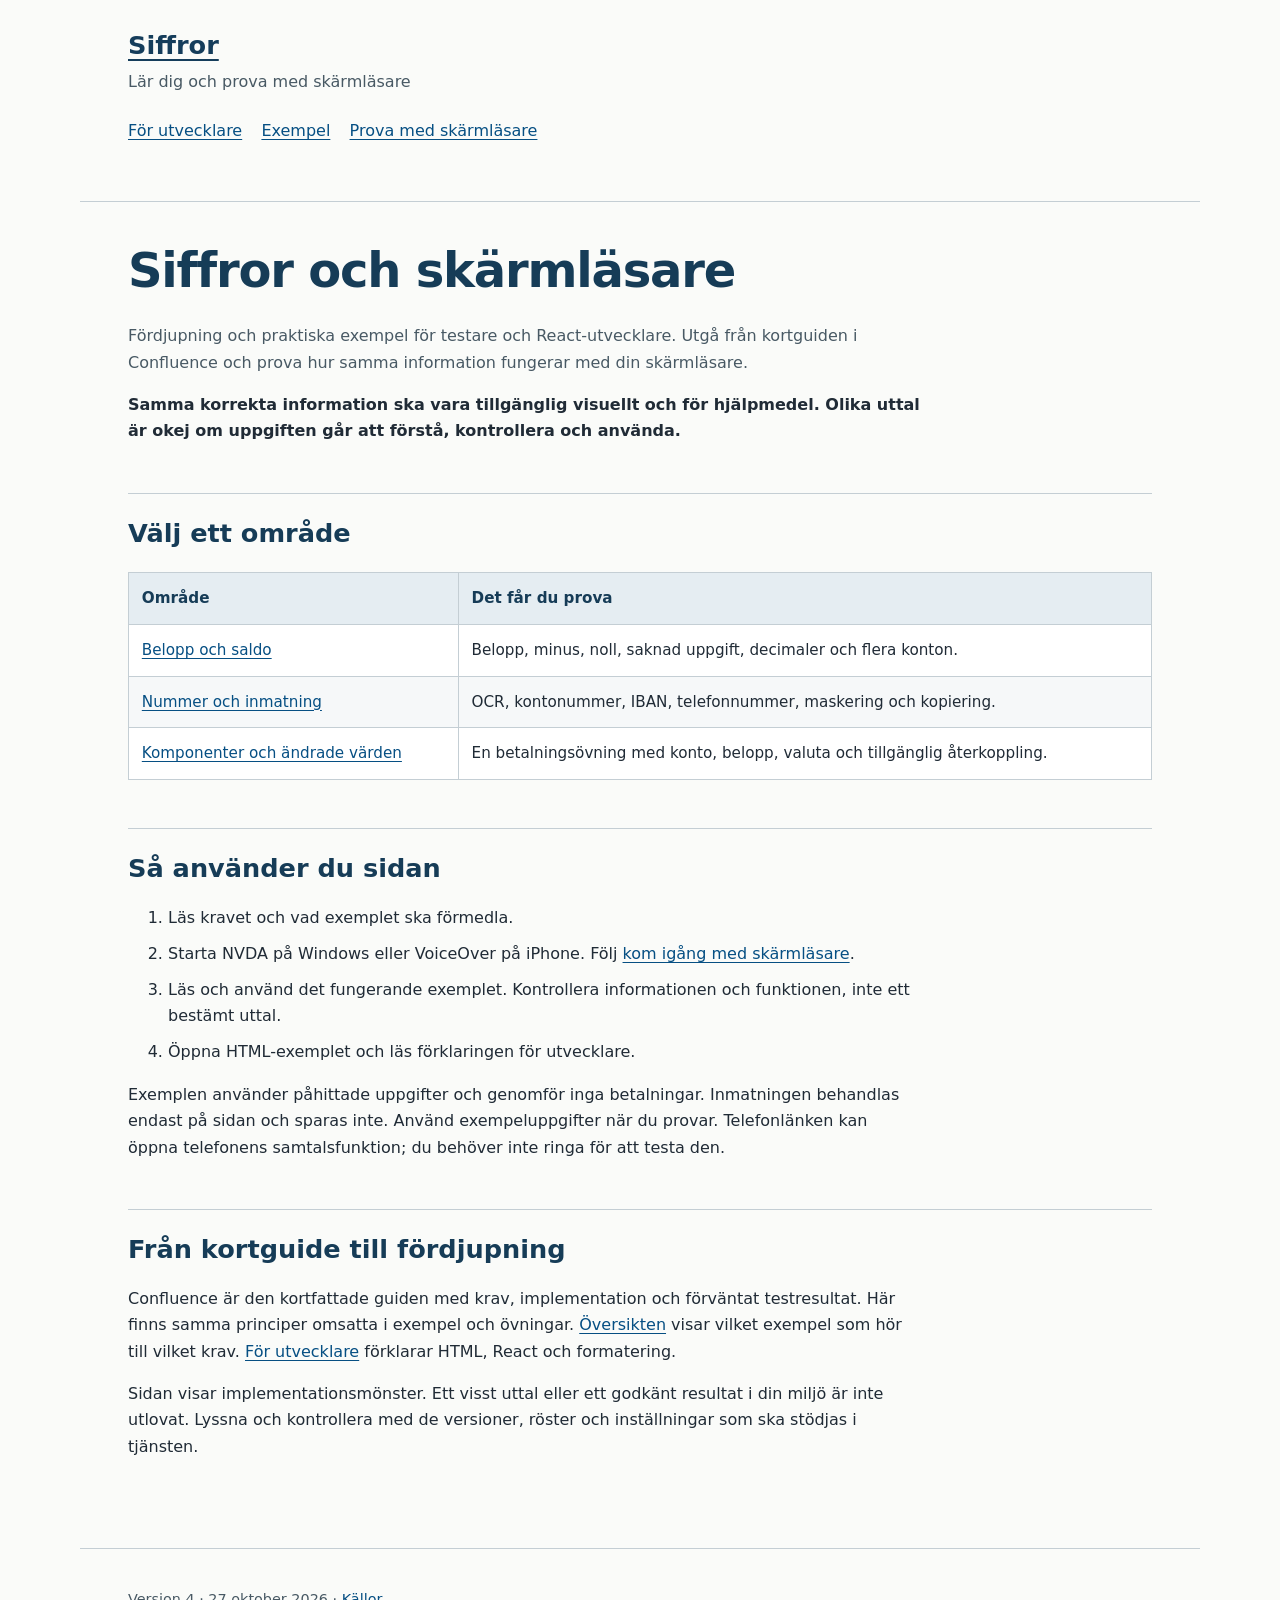
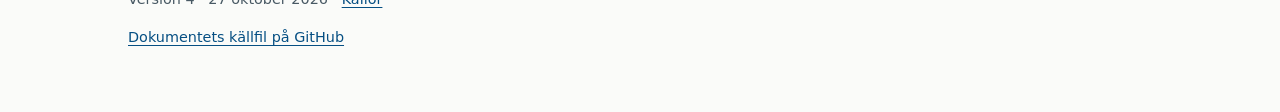
<file: docs/index.html>
<!doctype html>
<html lang="sv">
<head>
<meta charset="utf-8">
<meta name="viewport" content="width=device-width, initial-scale=1">
<title>Siffror och skärmläsare · Siffror</title>
<link rel="stylesheet" href="style.css">
</head>
<body>
<a class="skip" href="#main">Hoppa till innehållet</a>
<header><a class="brand" href="index.html">Siffror</a><p>Lär dig och prova med skärmläsare</p>
<nav aria-label="Huvudmeny"><ul>
<li><a href="vagledning.html">För utvecklare</a></li>
<li><a href="testfall.html">Exempel</a></li>
<li><a href="testmanual.html">Prova med skärmläsare</a></li>

</ul></nav></header>
<main id="main" tabindex="-1"><h1 id="siffror-och-skarmlasare">Siffror och skärmläsare</h1>
<p>Fördjupning och praktiska exempel för testare och React-utvecklare. Utgå från kortguiden i Confluence och prova hur samma information fungerar med din skärmläsare.</p>
<p><strong>Samma korrekta information ska vara tillgänglig visuellt och för hjälpmedel. Olika uttal är okej om uppgiften går att förstå, kontrollera och använda.</strong></p>
<h2 id="valj-ett-omrade">Välj ett område</h2>
<div class="table-scroll" role="region" tabindex="0" aria-label="Tabell: Välj ett område"><table><thead><tr>
<th scope="col">Område</th>
<th scope="col">Det får du prova</th>
</tr></thead><tbody>
<tr><td><a href="testfall/index.html">Belopp och saldo</a></td><td>Belopp, minus, noll, saknad uppgift, decimaler och flera konton.</td></tr>
<tr><td><a href="testfall/identifierare.html">Nummer och inmatning</a></td><td>OCR, kontonummer, IBAN, telefonnummer, maskering och kopiering.</td></tr>
<tr><td><a href="testfall/sammanhang.html">Komponenter och ändrade värden</a></td><td>En betalningsövning med konto, belopp, valuta och tillgänglig återkoppling.</td></tr>
</tbody></table></div>
<h2 id="sa-anvander-du-sidan">Så använder du sidan</h2>
<ol>
<li>Läs kravet och vad exemplet ska förmedla.</li>
<li>Starta NVDA på Windows eller VoiceOver på iPhone. Följ <a href="testmanual.html">kom igång med skärmläsare</a>.</li>
<li>Läs och använd det fungerande exemplet. Kontrollera informationen och funktionen, inte ett bestämt uttal.</li>
<li>Öppna HTML-exemplet och läs förklaringen för utvecklare.</li>
</ol>
<p>Exemplen använder påhittade uppgifter och genomför inga betalningar. Inmatningen behandlas endast på sidan och sparas inte. Använd exempeluppgifter när du provar. Telefonlänken kan öppna telefonens samtalsfunktion; du behöver inte ringa för att testa den.</p>
<h2 id="fran-kortguide-till-fordjupning">Från kortguide till fördjupning</h2>
<p>Confluence är den kortfattade guiden med krav, implementation och förväntat testresultat. Här finns samma principer omsatta i exempel och övningar. <a href="testfall.html">Översikten</a> visar vilket exempel som hör till vilket krav. <a href="vagledning.html">För utvecklare</a> förklarar HTML, React och formatering.</p>
<p>Sidan visar implementationsmönster. Ett visst uttal eller ett godkänt resultat i din miljö är inte utlovat. Lyssna och kontrollera med de versioner, röster och inställningar som ska stödjas i tjänsten.</p></main>
<footer><p>Version 4 · 27 oktober 2026 · <a href="kallor.html">Källor</a></p>
<p><a href="https://github.com/FagerKod/siffror/blob/main/content/index.md">Dokumentets källfil på GitHub</a></p></footer>
</body>
</html>
</file>
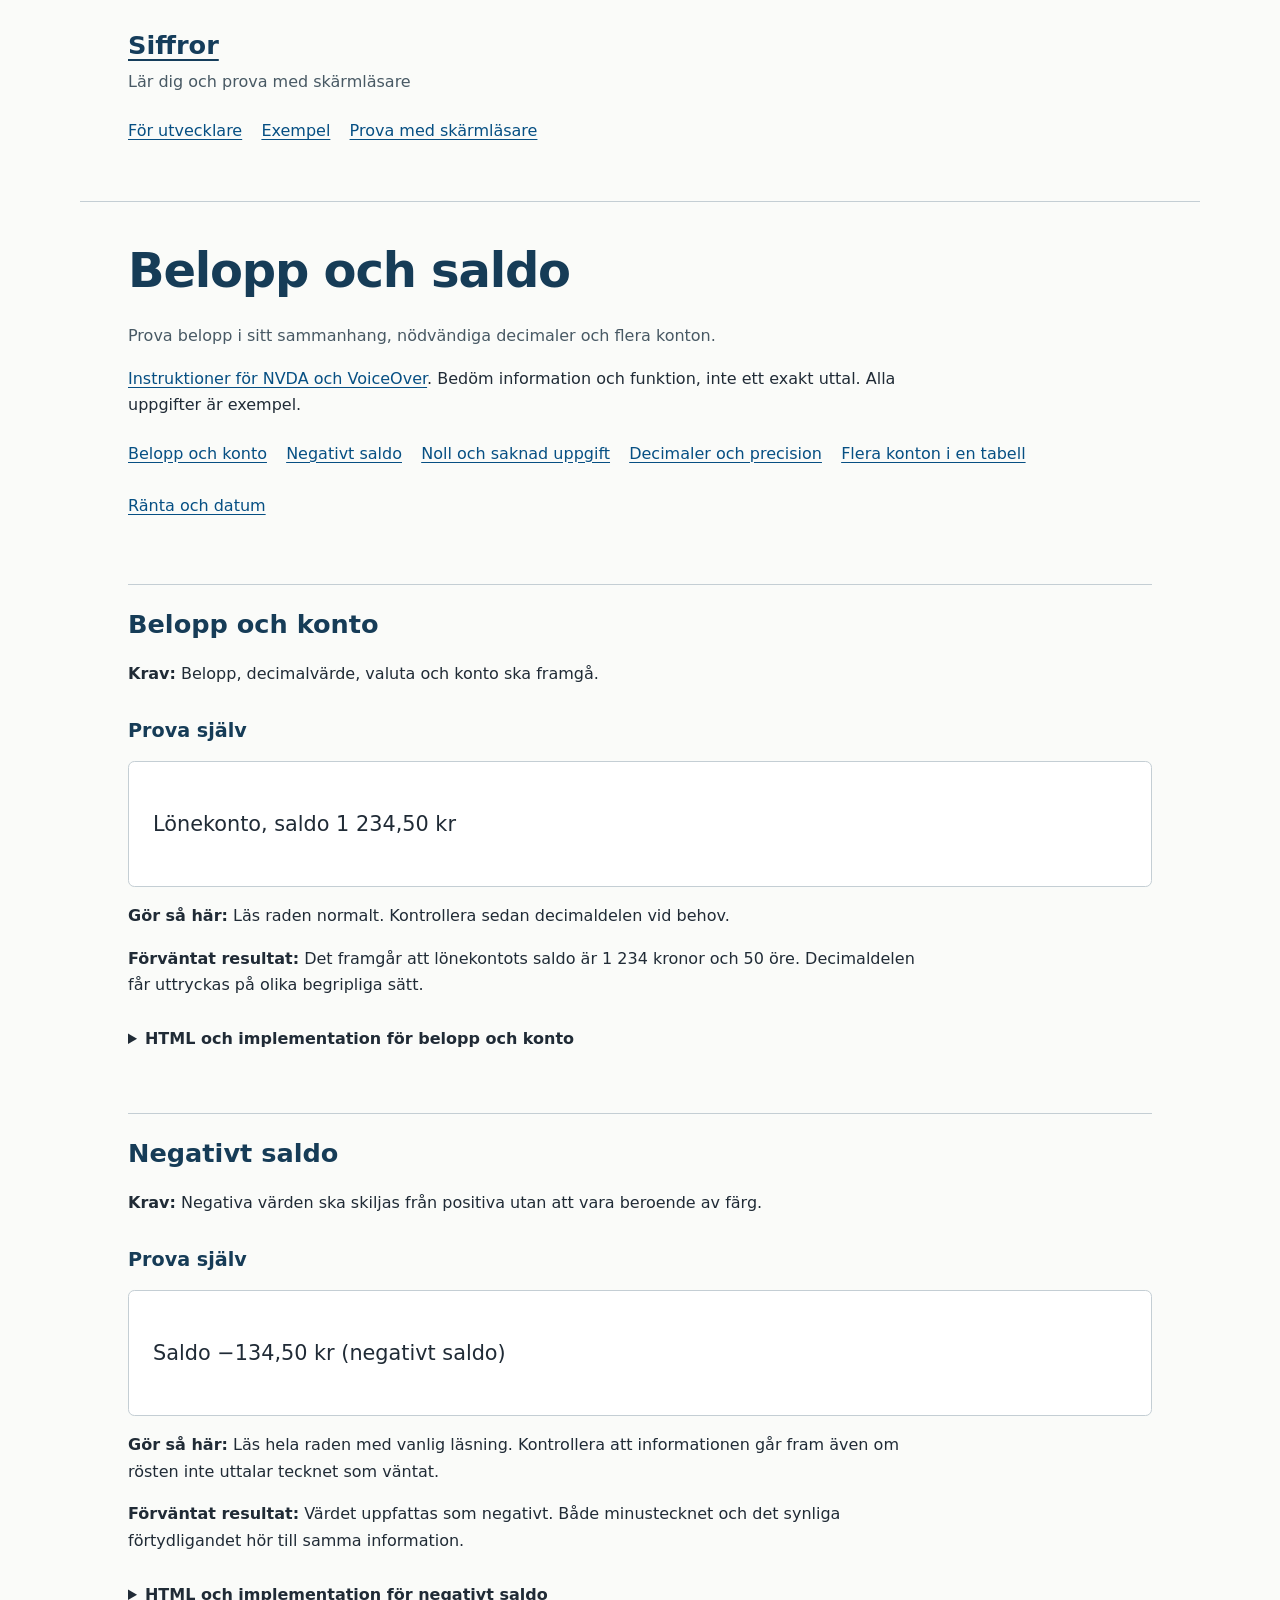
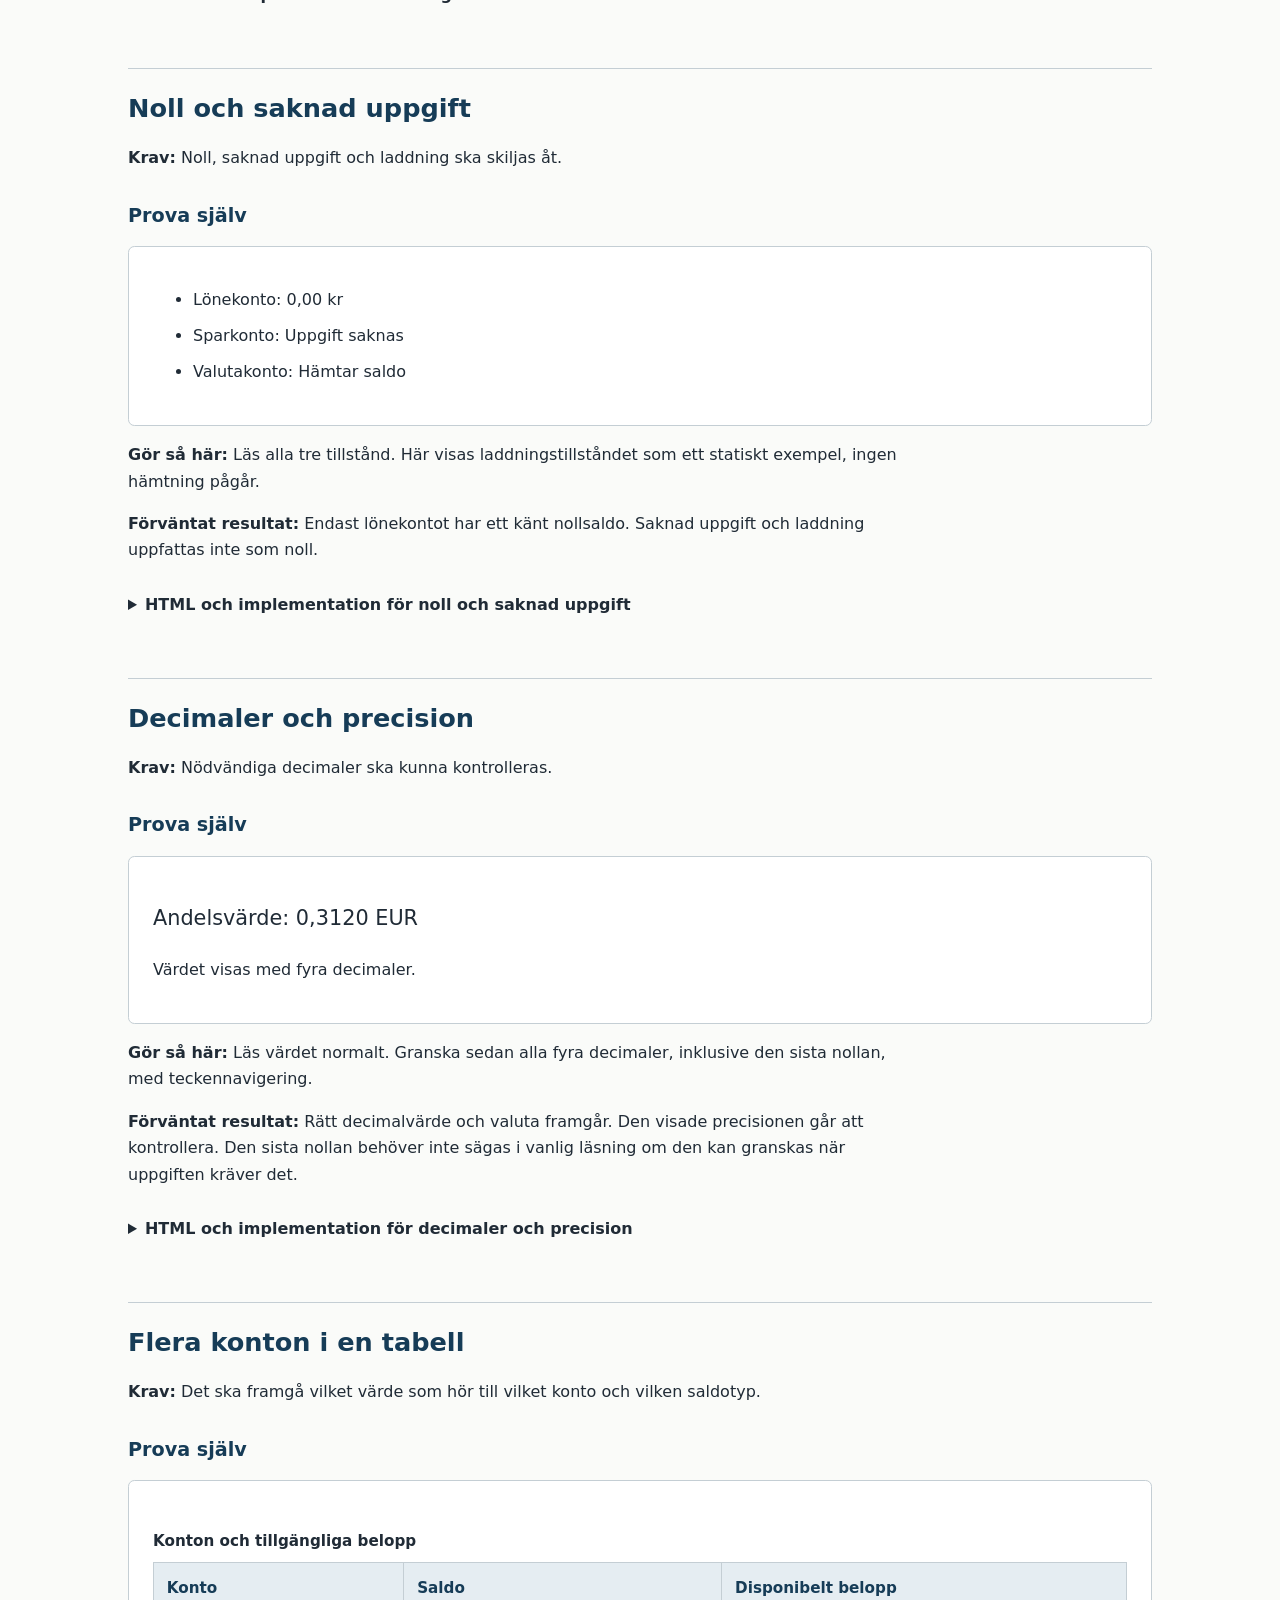
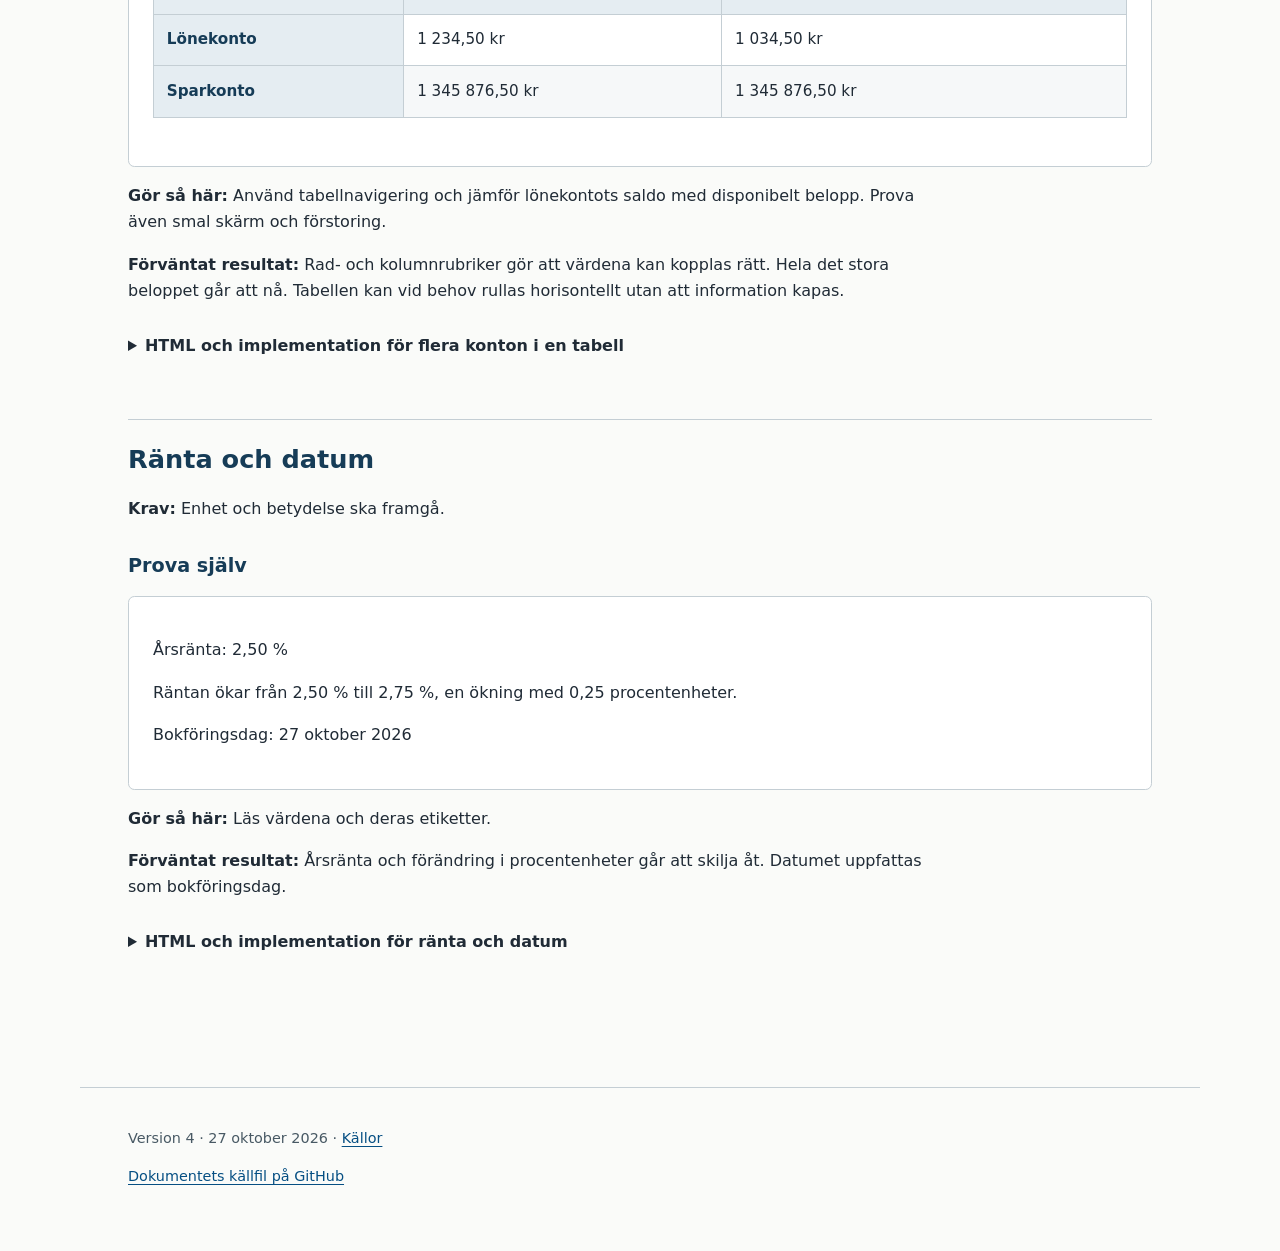
<file: docs/testfall/index.html>
<!doctype html>
<html lang="sv">
<head>
<meta charset="utf-8">
<meta name="viewport" content="width=device-width, initial-scale=1">
<title>Belopp och saldo · Siffror</title>
<link rel="stylesheet" href="../style.css">
</head>
<body>
<a class="skip" href="#main">Hoppa till innehållet</a>
<header><a class="brand" href="../index.html">Siffror</a><p>Lär dig och prova med skärmläsare</p>
<nav aria-label="Huvudmeny"><ul>
<li><a href="../vagledning.html">För utvecklare</a></li>
<li><a href="../testfall.html">Exempel</a></li>
<li><a href="../testmanual.html">Prova med skärmläsare</a></li>

</ul></nav></header>
<main id="main" tabindex="-1"><h1>Belopp och saldo</h1><p>Prova belopp i sitt sammanhang, nödvändiga decimaler och flera konton.</p><p><a href="../testmanual.html">Instruktioner för NVDA och VoiceOver</a>. Bedöm information och funktion, inte ett exakt uttal. Alla uppgifter är exempel.</p><nav aria-label="Exempel på sidan"><ul><li><a href="#belopp">Belopp och konto</a></li><li><a href="#minus">Negativt saldo</a></li><li><a href="#tillstand">Noll och saknad uppgift</a></li><li><a href="#precision">Decimaler och precision</a></li><li><a href="#konton">Flera konton i en tabell</a></li><li><a href="#betydelse">Ränta och datum</a></li></ul></nav><section id="belopp"><h2>Belopp och konto</h2><p><strong>Krav:</strong> Belopp, decimalvärde, valuta och konto ska framgå.</p>
<h3>Prova själv</h3><div class="demo"><p class="value">Lönekonto, saldo 1 234,50 kr</p></div>
<p><strong>Gör så här:</strong> Läs raden normalt. Kontrollera sedan decimaldelen vid behov.</p><p><strong>Förväntat resultat:</strong> Det framgår att lönekontots saldo är 1 234 kronor och 50 öre. Decimaldelen får uttryckas på olika begripliga sätt.</p>
<details><summary>HTML och implementation för belopp och konto</summary><pre><code>&lt;p&gt;Lönekonto, saldo 1 234,50 kr&lt;/p&gt;</code></pre></details></section><section id="minus"><h2>Negativt saldo</h2><p><strong>Krav:</strong> Negativa värden ska skiljas från positiva utan att vara beroende av färg.</p>
<h3>Prova själv</h3><div class="demo"><p class="value">Saldo −134,50 kr (negativt saldo)</p></div>
<p><strong>Gör så här:</strong> Läs hela raden med vanlig läsning. Kontrollera att informationen går fram även om rösten inte uttalar tecknet som väntat.</p><p><strong>Förväntat resultat:</strong> Värdet uppfattas som negativt. Både minustecknet och det synliga förtydligandet hör till samma information.</p>
<details><summary>HTML och implementation för negativt saldo</summary><pre><code>&lt;p&gt;Saldo −134,50 kr (negativt saldo)&lt;/p&gt;</code></pre><p>Minustecknet är U+2212. Det synliga förtydligandet hjälper alla och är ingen separat uttalsversion.</p></details></section><section id="tillstand"><h2>Noll och saknad uppgift</h2><p><strong>Krav:</strong> Noll, saknad uppgift och laddning ska skiljas åt.</p>
<h3>Prova själv</h3><div class="demo"><ul><li>Lönekonto: 0,00 kr</li><li>Sparkonto: Uppgift saknas</li><li>Valutakonto: Hämtar saldo</li></ul></div>
<p><strong>Gör så här:</strong> Läs alla tre tillstånd. Här visas laddningstillståndet som ett statiskt exempel, ingen hämtning pågår.</p><p><strong>Förväntat resultat:</strong> Endast lönekontot har ett känt nollsaldo. Saknad uppgift och laddning uppfattas inte som noll.</p>
<details><summary>HTML och implementation för noll och saknad uppgift</summary><pre><code>&lt;p&gt;Lönekonto: 0,00 kr&lt;/p&gt;
&lt;p&gt;Sparkonto: Uppgift saknas&lt;/p&gt;
&lt;p&gt;Valutakonto: Hämtar saldo&lt;/p&gt;</code></pre></details></section><section id="precision"><h2>Decimaler och precision</h2><p><strong>Krav:</strong> Nödvändiga decimaler ska kunna kontrolleras.</p>
<h3>Prova själv</h3><div class="demo"><p class="value">Andelsvärde: 0,3120 EUR</p><p>Värdet visas med fyra decimaler.</p></div>
<p><strong>Gör så här:</strong> Läs värdet normalt. Granska sedan alla fyra decimaler, inklusive den sista nollan, med teckennavigering.</p><p><strong>Förväntat resultat:</strong> Rätt decimalvärde och valuta framgår. Den visade precisionen går att kontrollera. Den sista nollan behöver inte sägas i vanlig läsning om den kan granskas när uppgiften kräver det.</p>
<details><summary>HTML och implementation för decimaler och precision</summary><pre><code>&lt;p&gt;Andelsvärde: 0,3120 EUR&lt;/p&gt;
&lt;p&gt;Värdet visas med fyra decimaler.&lt;/p&gt;</code></pre></details></section><section id="konton"><h2>Flera konton i en tabell</h2><p><strong>Krav:</strong> Det ska framgå vilket värde som hör till vilket konto och vilken saldotyp.</p>
<h3>Prova själv</h3><div class="demo"><div class="table-scroll" role="region" aria-label="Konton och saldo" tabindex="0"><table><caption>Konton och tillgängliga belopp</caption><thead><tr><th scope="col">Konto</th><th scope="col">Saldo</th><th scope="col">Disponibelt belopp</th></tr></thead><tbody><tr><th scope="row">Lönekonto</th><td>1 234,50 kr</td><td>1 034,50 kr</td></tr><tr><th scope="row">Sparkonto</th><td>1 345 876,50 kr</td><td>1 345 876,50 kr</td></tr></tbody></table></div></div>
<p><strong>Gör så här:</strong> Använd tabellnavigering och jämför lönekontots saldo med disponibelt belopp. Prova även smal skärm och förstoring.</p><p><strong>Förväntat resultat:</strong> Rad- och kolumnrubriker gör att värdena kan kopplas rätt. Hela det stora beloppet går att nå. Tabellen kan vid behov rullas horisontellt utan att information kapas.</p>
<details><summary>HTML och implementation för flera konton i en tabell</summary><pre><code>&lt;table&gt;
  &lt;caption&gt;Konton och tillgängliga belopp&lt;/caption&gt;
  &lt;thead&gt;&lt;tr&gt;&lt;th scope=&quot;col&quot;&gt;Konto&lt;/th&gt;&lt;th scope=&quot;col&quot;&gt;Saldo&lt;/th&gt;
    &lt;th scope=&quot;col&quot;&gt;Disponibelt belopp&lt;/th&gt;&lt;/tr&gt;&lt;/thead&gt;
  &lt;tbody&gt;&lt;tr&gt;&lt;th scope=&quot;row&quot;&gt;Lönekonto&lt;/th&gt;&lt;td&gt;1 234,50 kr&lt;/td&gt;
    &lt;td&gt;1 034,50 kr&lt;/td&gt;&lt;/tr&gt;&lt;/tbody&gt;
&lt;/table&gt;</code></pre><p>Kodutdraget visar första raden; samma struktur används för sparkontot.</p></details></section><section id="betydelse"><h2>Ränta och datum</h2><p><strong>Krav:</strong> Enhet och betydelse ska framgå.</p>
<h3>Prova själv</h3><div class="demo"><p>Årsränta: 2,50 %</p><p>Räntan ökar från 2,50 % till 2,75 %, en ökning med 0,25 procentenheter.</p><p>Bokföringsdag: <time datetime="2026-10-27">27 oktober 2026</time></p></div>
<p><strong>Gör så här:</strong> Läs värdena och deras etiketter.</p><p><strong>Förväntat resultat:</strong> Årsränta och förändring i procentenheter går att skilja åt. Datumet uppfattas som bokföringsdag.</p>
<details><summary>HTML och implementation för ränta och datum</summary><pre><code>&lt;p&gt;Årsränta: 2,50 %&lt;/p&gt;
&lt;p&gt;Räntan ökar från 2,50 % till 2,75 %,
  en ökning med 0,25 procentenheter.&lt;/p&gt;
&lt;p&gt;Bokföringsdag: &lt;time datetime=&quot;2026-10-27&quot;&gt;27 oktober 2026&lt;/time&gt;&lt;/p&gt;</code></pre></details></section></main>
<footer><p>Version 4 · 27 oktober 2026 · <a href="../kallor.html">Källor</a></p>
<p><a href="https://github.com/FagerKod/siffror/blob/main/docs/testfall/index.html">Dokumentets källfil på GitHub</a></p></footer>
</body>
</html>
</file>
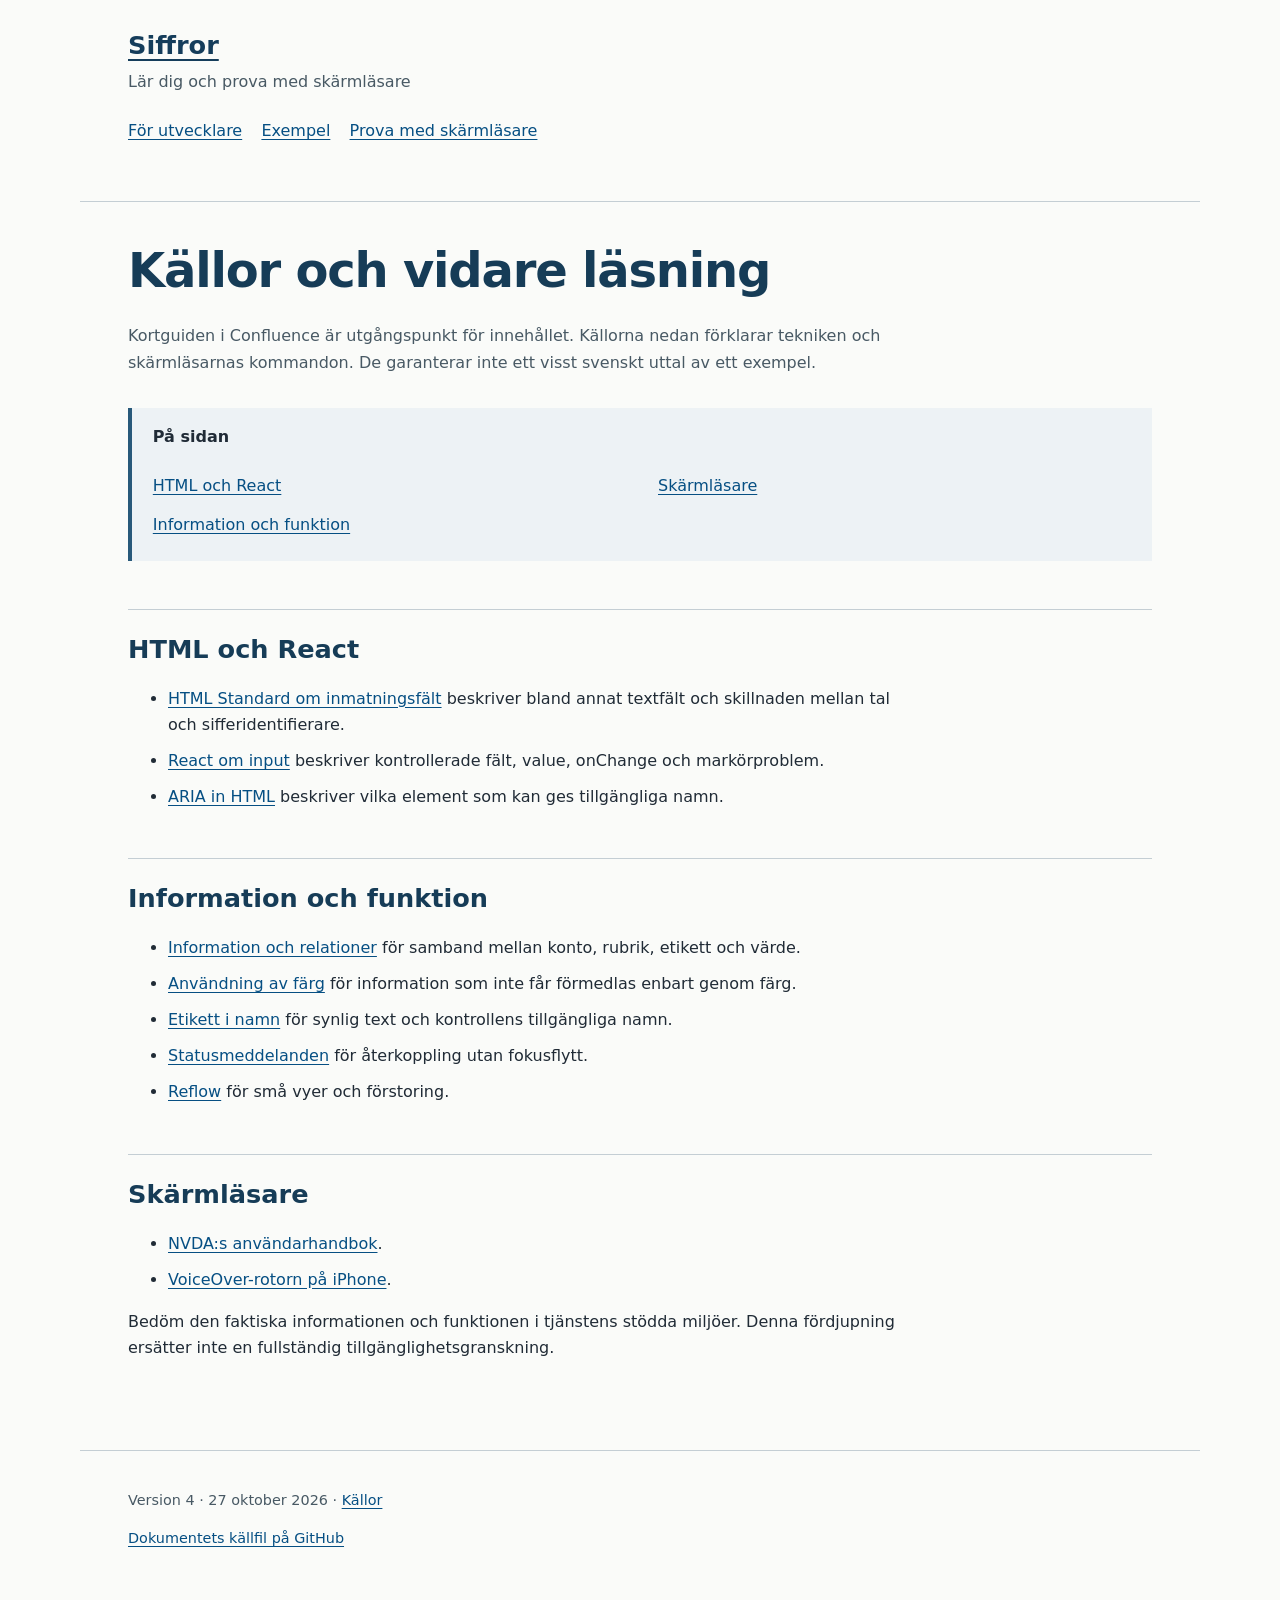
<file: docs/kallor.html>
<!doctype html>
<html lang="sv">
<head>
<meta charset="utf-8">
<meta name="viewport" content="width=device-width, initial-scale=1">
<title>Källor och vidare läsning · Siffror</title>
<link rel="stylesheet" href="style.css">
</head>
<body>
<a class="skip" href="#main">Hoppa till innehållet</a>
<header><a class="brand" href="index.html">Siffror</a><p>Lär dig och prova med skärmläsare</p>
<nav aria-label="Huvudmeny"><ul>
<li><a href="vagledning.html">För utvecklare</a></li>
<li><a href="testfall.html">Exempel</a></li>
<li><a href="testmanual.html">Prova med skärmläsare</a></li>

</ul></nav></header>
<main id="main" tabindex="-1"><h1 id="kallor-och-vidare-lasning">Källor och vidare läsning</h1>
<p>Kortguiden i Confluence är utgångspunkt för innehållet. Källorna nedan förklarar tekniken och skärmläsarnas kommandon. De garanterar inte ett visst svenskt uttal av ett exempel.</p>
<nav class="toc" aria-label="På sidan"><strong>På sidan</strong><ul><li><a href="#html-och-react">HTML och React</a></li><li><a href="#information-och-funktion">Information och funktion</a></li><li><a href="#skarmlasare">Skärmläsare</a></li></ul></nav>
<h2 id="html-och-react">HTML och React</h2>
<ul>
<li><a href="https://html.spec.whatwg.org/multipage/input.html">HTML Standard om inmatningsfält</a> beskriver bland annat textfält och skillnaden mellan tal och sifferidentifierare.</li>
<li><a href="https://react.dev/reference/react-dom/components/input">React om input</a> beskriver kontrollerade fält, value, onChange och markörproblem.</li>
<li><a href="https://www.w3.org/TR/html-aria/">ARIA in HTML</a> beskriver vilka element som kan ges tillgängliga namn.</li>
</ul>
<h2 id="information-och-funktion">Information och funktion</h2>
<ul>
<li><a href="https://www.w3.org/WAI/WCAG22/Understanding/info-and-relationships.html">Information och relationer</a> för samband mellan konto, rubrik, etikett och värde.</li>
<li><a href="https://www.w3.org/WAI/WCAG22/Understanding/use-of-color.html">Användning av färg</a> för information som inte får förmedlas enbart genom färg.</li>
<li><a href="https://www.w3.org/WAI/WCAG22/Understanding/label-in-name.html">Etikett i namn</a> för synlig text och kontrollens tillgängliga namn.</li>
<li><a href="https://www.w3.org/WAI/WCAG22/Understanding/status-messages.html">Statusmeddelanden</a> för återkoppling utan fokusflytt.</li>
<li><a href="https://www.w3.org/WAI/WCAG22/Understanding/reflow.html">Reflow</a> för små vyer och förstoring.</li>
</ul>
<h2 id="skarmlasare">Skärmläsare</h2>
<ul>
<li><a href="https://api.nvaccess.org/documentation/userGuide.html">NVDA:s användarhandbok</a>.</li>
<li><a href="https://support.apple.com/en-ca/111796">VoiceOver-rotorn på iPhone</a>.</li>
</ul>
<p>Bedöm den faktiska informationen och funktionen i tjänstens stödda miljöer. Denna fördjupning ersätter inte en fullständig tillgänglighetsgranskning.</p></main>
<footer><p>Version 4 · 27 oktober 2026 · <a href="kallor.html">Källor</a></p>
<p><a href="https://github.com/FagerKod/siffror/blob/main/content/kallor.md">Dokumentets källfil på GitHub</a></p></footer>
</body>
</html>
</file>
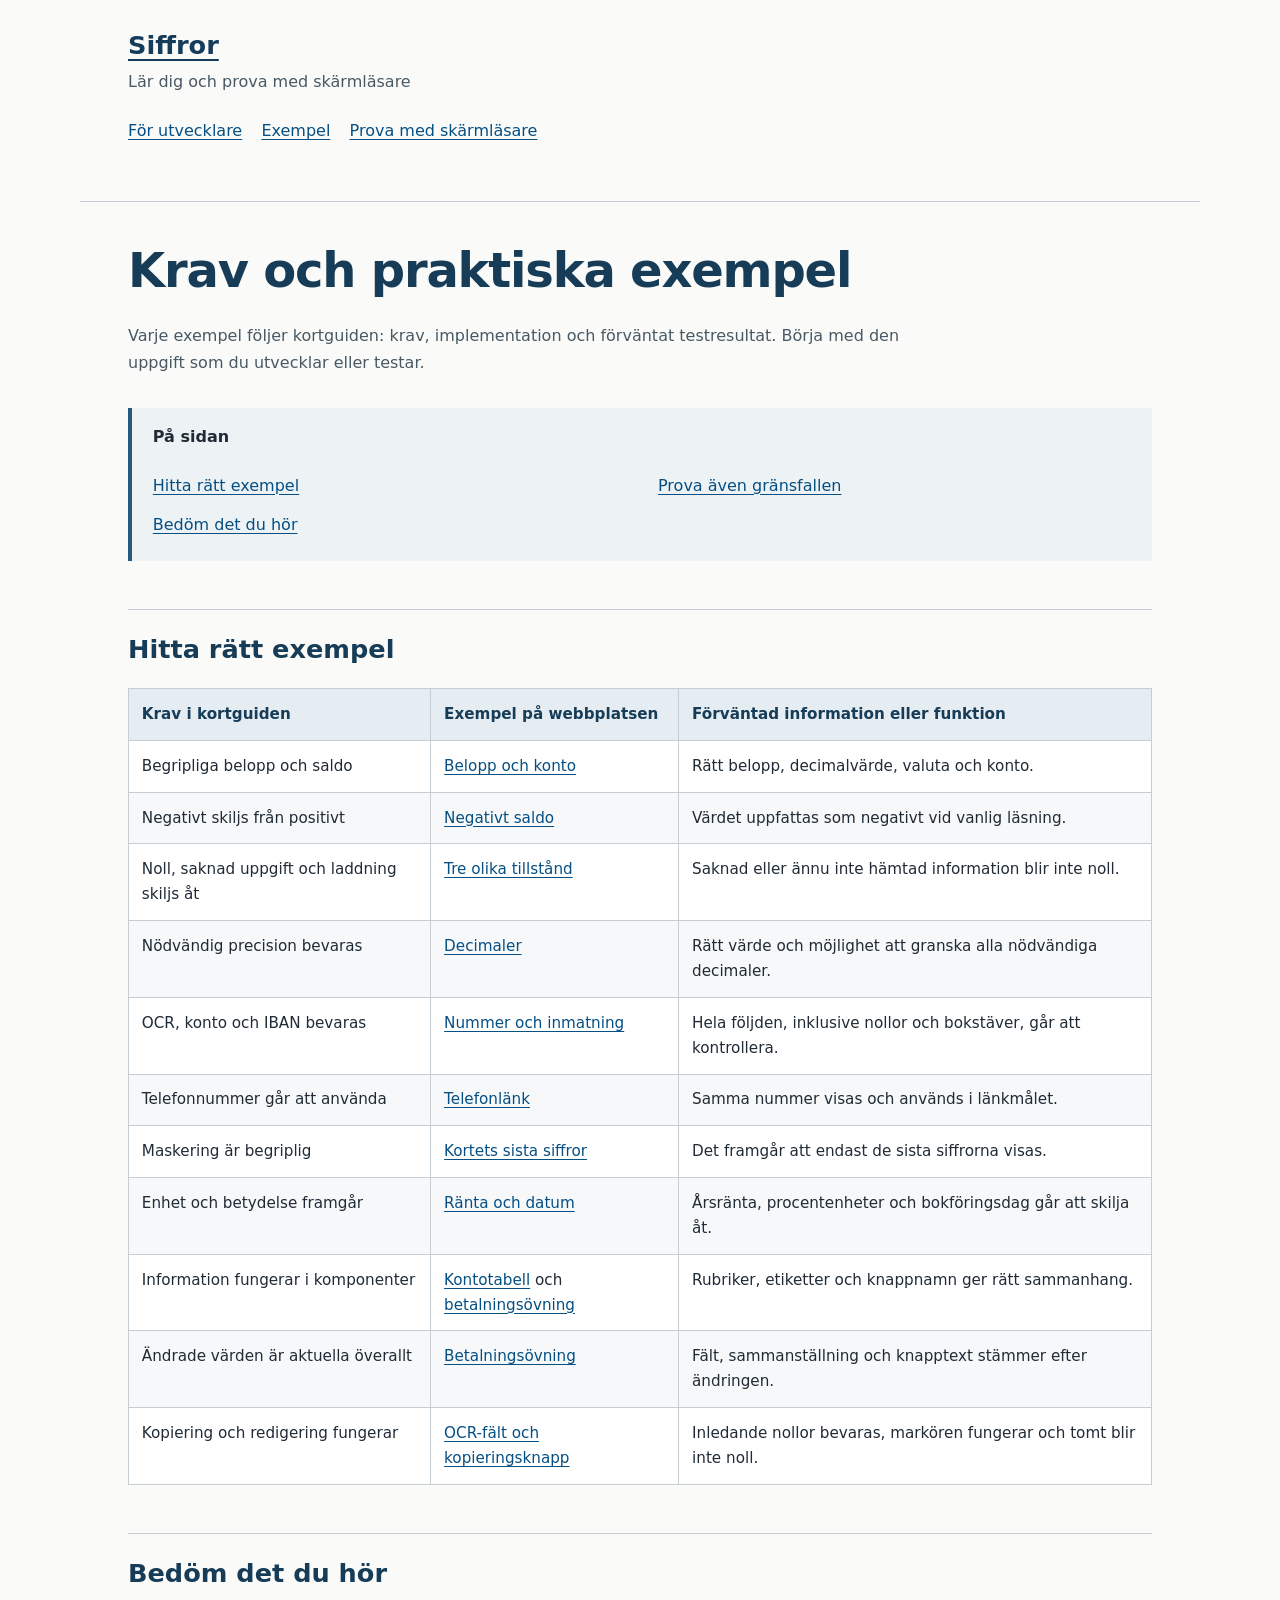
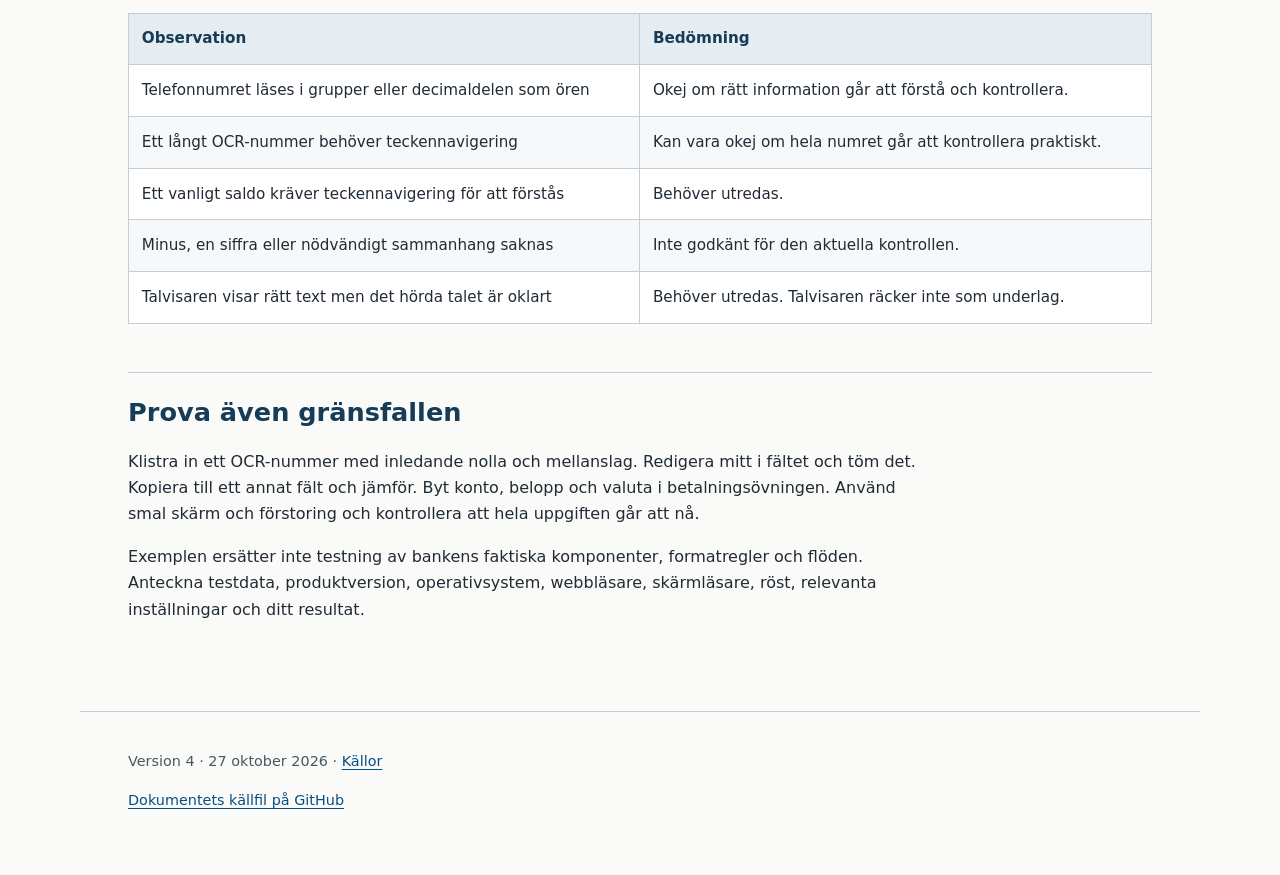
<file: docs/testfall.html>
<!doctype html>
<html lang="sv">
<head>
<meta charset="utf-8">
<meta name="viewport" content="width=device-width, initial-scale=1">
<title>Krav och praktiska exempel · Siffror</title>
<link rel="stylesheet" href="style.css">
</head>
<body>
<a class="skip" href="#main">Hoppa till innehållet</a>
<header><a class="brand" href="index.html">Siffror</a><p>Lär dig och prova med skärmläsare</p>
<nav aria-label="Huvudmeny"><ul>
<li><a href="vagledning.html">För utvecklare</a></li>
<li><a href="testfall.html">Exempel</a></li>
<li><a href="testmanual.html">Prova med skärmläsare</a></li>

</ul></nav></header>
<main id="main" tabindex="-1"><h1 id="krav-och-praktiska-exempel">Krav och praktiska exempel</h1>
<p>Varje exempel följer kortguiden: krav, implementation och förväntat testresultat. Börja med den uppgift som du utvecklar eller testar.</p>
<nav class="toc" aria-label="På sidan"><strong>På sidan</strong><ul><li><a href="#hitta-ratt-exempel">Hitta rätt exempel</a></li><li><a href="#bedom-det-du-hor">Bedöm det du hör</a></li><li><a href="#prova-aven-gransfallen">Prova även gränsfallen</a></li></ul></nav>
<h2 id="hitta-ratt-exempel">Hitta rätt exempel</h2>
<div class="table-scroll" role="region" tabindex="0" aria-label="Tabell: Hitta rätt exempel"><table><thead><tr>
<th scope="col">Krav i kortguiden</th>
<th scope="col">Exempel på webbplatsen</th>
<th scope="col">Förväntad information eller funktion</th>
</tr></thead><tbody>
<tr><td>Begripliga belopp och saldo</td><td><a href="testfall/index.html#belopp">Belopp och konto</a></td><td>Rätt belopp, decimalvärde, valuta och konto.</td></tr>
<tr><td>Negativt skiljs från positivt</td><td><a href="testfall/index.html#minus">Negativt saldo</a></td><td>Värdet uppfattas som negativt vid vanlig läsning.</td></tr>
<tr><td>Noll, saknad uppgift och laddning skiljs åt</td><td><a href="testfall/index.html#tillstand">Tre olika tillstånd</a></td><td>Saknad eller ännu inte hämtad information blir inte noll.</td></tr>
<tr><td>Nödvändig precision bevaras</td><td><a href="testfall/index.html#precision">Decimaler</a></td><td>Rätt värde och möjlighet att granska alla nödvändiga decimaler.</td></tr>
<tr><td>OCR, konto och IBAN bevaras</td><td><a href="testfall/identifierare.html#ocr-exempel">Nummer och inmatning</a></td><td>Hela följden, inklusive nollor och bokstäver, går att kontrollera.</td></tr>
<tr><td>Telefonnummer går att använda</td><td><a href="testfall/identifierare.html#telefon">Telefonlänk</a></td><td>Samma nummer visas och används i länkmålet.</td></tr>
<tr><td>Maskering är begriplig</td><td><a href="testfall/identifierare.html#maskering">Kortets sista siffror</a></td><td>Det framgår att endast de sista siffrorna visas.</td></tr>
<tr><td>Enhet och betydelse framgår</td><td><a href="testfall/index.html#betydelse">Ränta och datum</a></td><td>Årsränta, procentenheter och bokföringsdag går att skilja åt.</td></tr>
<tr><td>Information fungerar i komponenter</td><td><a href="testfall/index.html#konton">Kontotabell</a> och <a href="testfall/sammanhang.html#betalning">betalningsövning</a></td><td>Rubriker, etiketter och knappnamn ger rätt sammanhang.</td></tr>
<tr><td>Ändrade värden är aktuella överallt</td><td><a href="testfall/sammanhang.html#betalning">Betalningsövning</a></td><td>Fält, sammanställning och knapptext stämmer efter ändringen.</td></tr>
<tr><td>Kopiering och redigering fungerar</td><td><a href="testfall/identifierare.html#ocr-exempel">OCR-fält och kopieringsknapp</a></td><td>Inledande nollor bevaras, markören fungerar och tomt blir inte noll.</td></tr>
</tbody></table></div>
<h2 id="bedom-det-du-hor">Bedöm det du hör</h2>
<div class="table-scroll" role="region" tabindex="0" aria-label="Tabell: Bedöm det du hör"><table><thead><tr>
<th scope="col">Observation</th>
<th scope="col">Bedömning</th>
</tr></thead><tbody>
<tr><td>Telefonnumret läses i grupper eller decimaldelen som ören</td><td>Okej om rätt information går att förstå och kontrollera.</td></tr>
<tr><td>Ett långt OCR-nummer behöver teckennavigering</td><td>Kan vara okej om hela numret går att kontrollera praktiskt.</td></tr>
<tr><td>Ett vanligt saldo kräver teckennavigering för att förstås</td><td>Behöver utredas.</td></tr>
<tr><td>Minus, en siffra eller nödvändigt sammanhang saknas</td><td>Inte godkänt för den aktuella kontrollen.</td></tr>
<tr><td>Talvisaren visar rätt text men det hörda talet är oklart</td><td>Behöver utredas. Talvisaren räcker inte som underlag.</td></tr>
</tbody></table></div>
<h2 id="prova-aven-gransfallen">Prova även gränsfallen</h2>
<p>Klistra in ett OCR-nummer med inledande nolla och mellanslag. Redigera mitt i fältet och töm det. Kopiera till ett annat fält och jämför. Byt konto, belopp och valuta i betalningsövningen. Använd smal skärm och förstoring och kontrollera att hela uppgiften går att nå.</p>
<p>Exemplen ersätter inte testning av bankens faktiska komponenter, formatregler och flöden. Anteckna testdata, produktversion, operativsystem, webbläsare, skärmläsare, röst, relevanta inställningar och ditt resultat.</p></main>
<footer><p>Version 4 · 27 oktober 2026 · <a href="kallor.html">Källor</a></p>
<p><a href="https://github.com/FagerKod/siffror/blob/main/content/testfall.md">Dokumentets källfil på GitHub</a></p></footer>
</body>
</html>
</file>
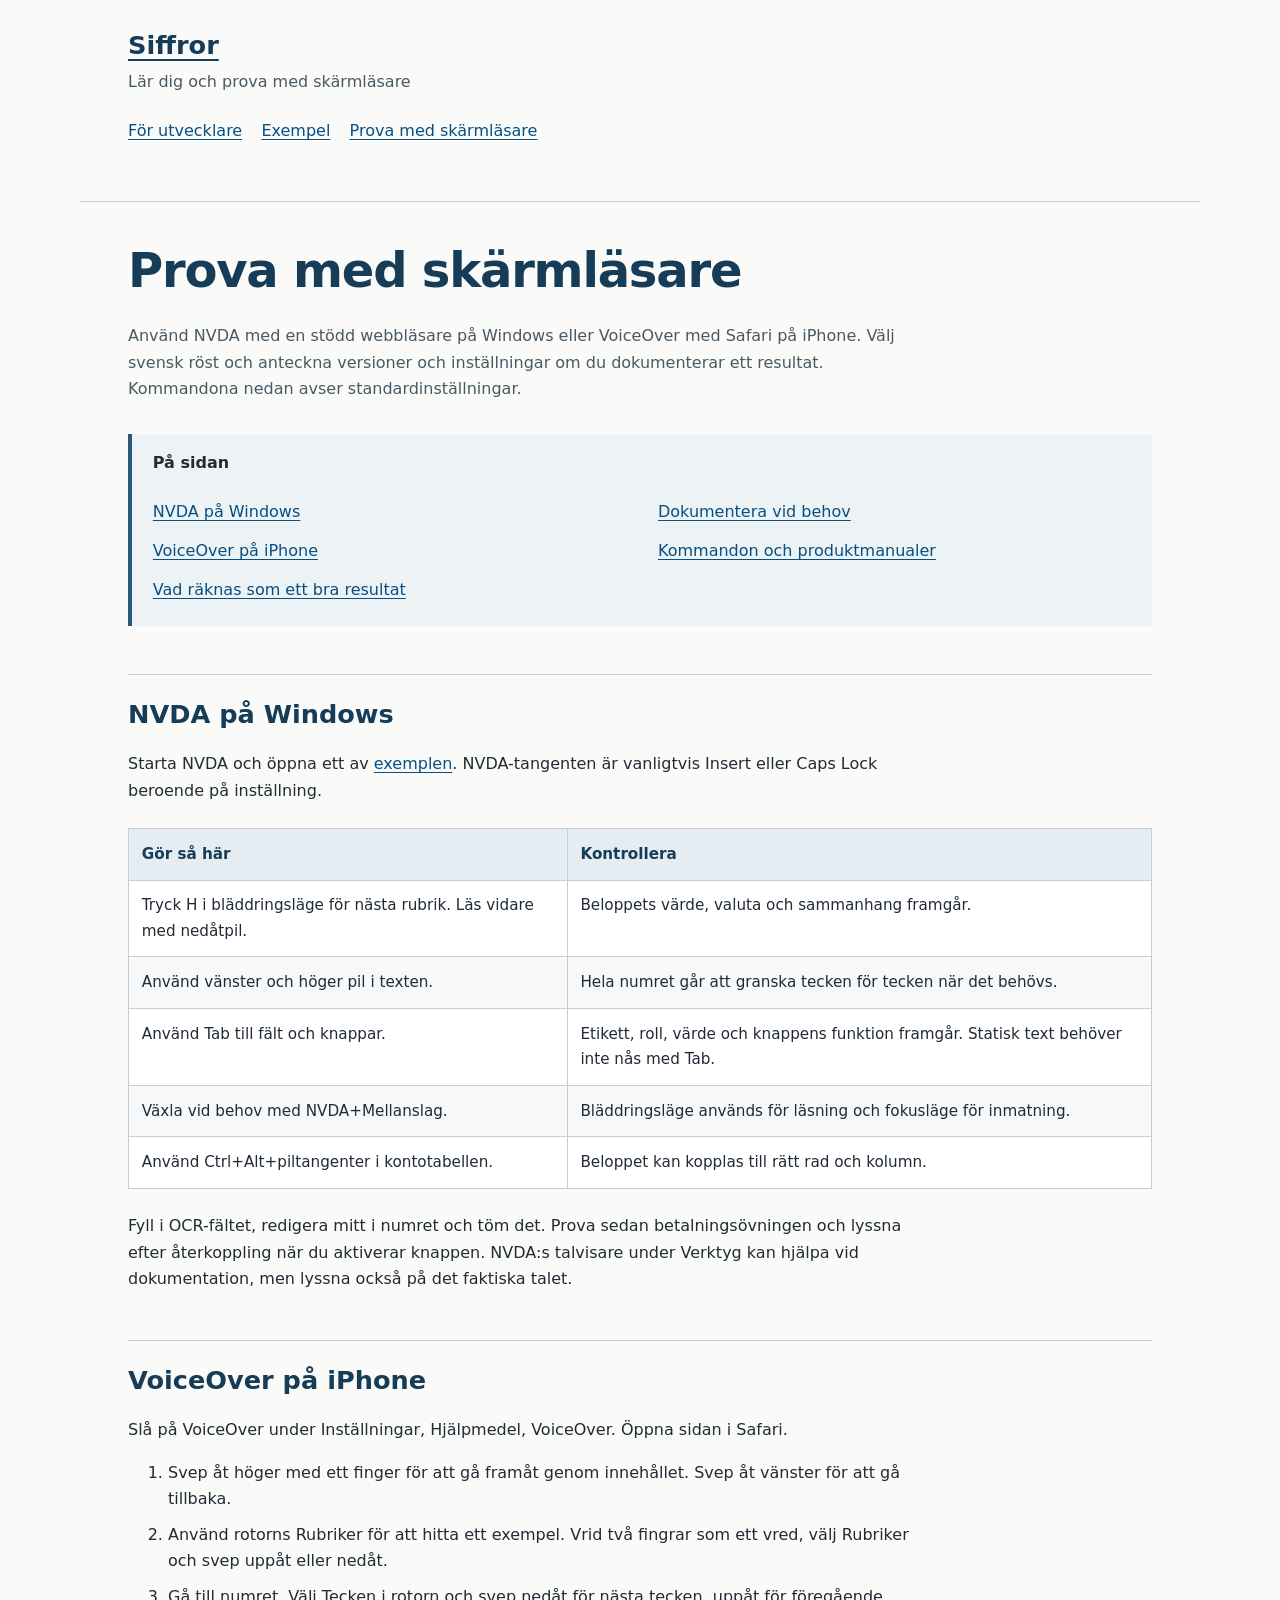
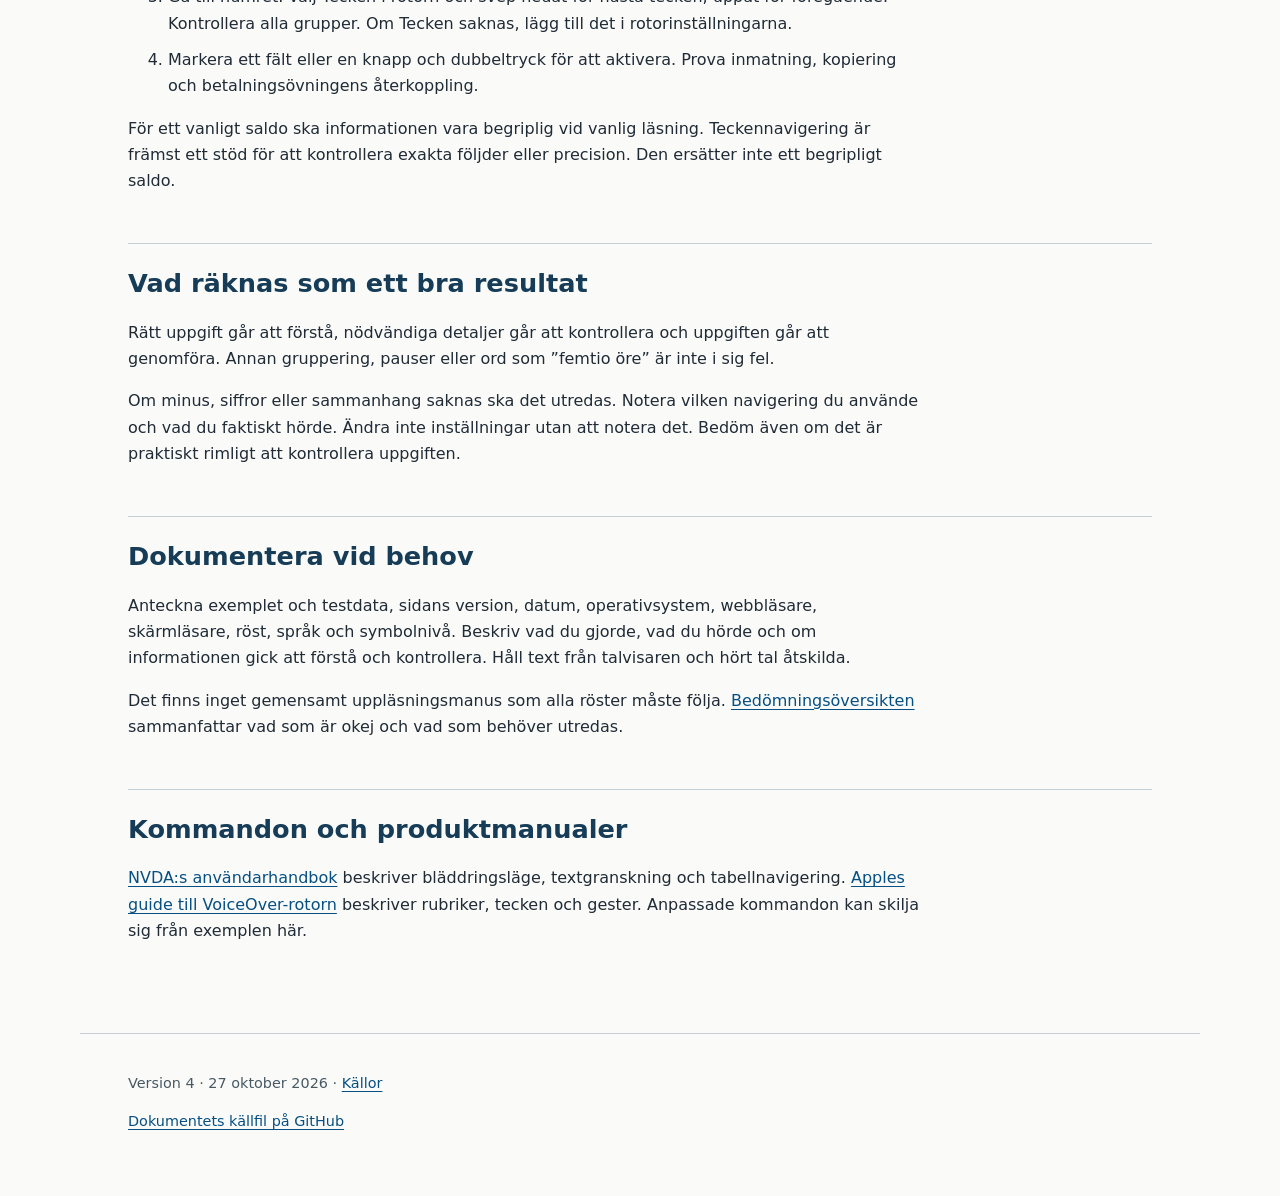
<file: docs/testmanual.html>
<!doctype html>
<html lang="sv">
<head>
<meta charset="utf-8">
<meta name="viewport" content="width=device-width, initial-scale=1">
<title>Prova med skärmläsare · Siffror</title>
<link rel="stylesheet" href="style.css">
</head>
<body>
<a class="skip" href="#main">Hoppa till innehållet</a>
<header><a class="brand" href="index.html">Siffror</a><p>Lär dig och prova med skärmläsare</p>
<nav aria-label="Huvudmeny"><ul>
<li><a href="vagledning.html">För utvecklare</a></li>
<li><a href="testfall.html">Exempel</a></li>
<li><a href="testmanual.html">Prova med skärmläsare</a></li>

</ul></nav></header>
<main id="main" tabindex="-1"><h1 id="prova-med-skarmlasare">Prova med skärmläsare</h1>
<p>Använd NVDA med en stödd webbläsare på Windows eller VoiceOver med Safari på iPhone. Välj svensk röst och anteckna versioner och inställningar om du dokumenterar ett resultat. Kommandona nedan avser standardinställningar.</p>
<nav class="toc" aria-label="På sidan"><strong>På sidan</strong><ul><li><a href="#nvda-pa-windows">NVDA på Windows</a></li><li><a href="#voiceover-pa-iphone">VoiceOver på iPhone</a></li><li><a href="#vad-raknas-som-ett-bra-resultat">Vad räknas som ett bra resultat</a></li><li><a href="#dokumentera-vid-behov">Dokumentera vid behov</a></li><li><a href="#kommandon-och-produktmanualer">Kommandon och produktmanualer</a></li></ul></nav>
<h2 id="nvda-pa-windows">NVDA på Windows</h2>
<p>Starta NVDA och öppna ett av <a href="testfall.html">exemplen</a>. NVDA-tangenten är vanligtvis Insert eller Caps Lock beroende på inställning.</p>
<div class="table-scroll" role="region" tabindex="0" aria-label="Tabell: NVDA på Windows"><table><thead><tr>
<th scope="col">Gör så här</th>
<th scope="col">Kontrollera</th>
</tr></thead><tbody>
<tr><td>Tryck H i bläddringsläge för nästa rubrik. Läs vidare med nedåtpil.</td><td>Beloppets värde, valuta och sammanhang framgår.</td></tr>
<tr><td>Använd vänster och höger pil i texten.</td><td>Hela numret går att granska tecken för tecken när det behövs.</td></tr>
<tr><td>Använd Tab till fält och knappar.</td><td>Etikett, roll, värde och knappens funktion framgår. Statisk text behöver inte nås med Tab.</td></tr>
<tr><td>Växla vid behov med NVDA+Mellanslag.</td><td>Bläddringsläge används för läsning och fokusläge för inmatning.</td></tr>
<tr><td>Använd Ctrl+Alt+piltangenter i kontotabellen.</td><td>Beloppet kan kopplas till rätt rad och kolumn.</td></tr>
</tbody></table></div>
<p>Fyll i OCR-fältet, redigera mitt i numret och töm det. Prova sedan betalningsövningen och lyssna efter återkoppling när du aktiverar knappen. NVDA:s talvisare under Verktyg kan hjälpa vid dokumentation, men lyssna också på det faktiska talet.</p>
<h2 id="voiceover-pa-iphone">VoiceOver på iPhone</h2>
<p>Slå på VoiceOver under Inställningar, Hjälpmedel, VoiceOver. Öppna sidan i Safari.</p>
<ol>
<li>Svep åt höger med ett finger för att gå framåt genom innehållet. Svep åt vänster för att gå tillbaka.</li>
<li>Använd rotorns Rubriker för att hitta ett exempel. Vrid två fingrar som ett vred, välj Rubriker och svep uppåt eller nedåt.</li>
<li>Gå till numret. Välj Tecken i rotorn och svep nedåt för nästa tecken, uppåt för föregående. Kontrollera alla grupper. Om Tecken saknas, lägg till det i rotorinställningarna.</li>
<li>Markera ett fält eller en knapp och dubbeltryck för att aktivera. Prova inmatning, kopiering och betalningsövningens återkoppling.</li>
</ol>
<p>För ett vanligt saldo ska informationen vara begriplig vid vanlig läsning. Teckennavigering är främst ett stöd för att kontrollera exakta följder eller precision. Den ersätter inte ett begripligt saldo.</p>
<h2 id="vad-raknas-som-ett-bra-resultat">Vad räknas som ett bra resultat</h2>
<p>Rätt uppgift går att förstå, nödvändiga detaljer går att kontrollera och uppgiften går att genomföra. Annan gruppering, pauser eller ord som ”femtio öre” är inte i sig fel.</p>
<p>Om minus, siffror eller sammanhang saknas ska det utredas. Notera vilken navigering du använde och vad du faktiskt hörde. Ändra inte inställningar utan att notera det. Bedöm även om det är praktiskt rimligt att kontrollera uppgiften.</p>
<h2 id="dokumentera-vid-behov">Dokumentera vid behov</h2>
<p>Anteckna exemplet och testdata, sidans version, datum, operativsystem, webbläsare, skärmläsare, röst, språk och symbolnivå. Beskriv vad du gjorde, vad du hörde och om informationen gick att förstå och kontrollera. Håll text från talvisaren och hört tal åtskilda.</p>
<p>Det finns inget gemensamt uppläsningsmanus som alla röster måste följa. <a href="testfall.html#bedom-det-du-hor">Bedömningsöversikten</a> sammanfattar vad som är okej och vad som behöver utredas.</p>
<h2 id="kommandon-och-produktmanualer">Kommandon och produktmanualer</h2>
<p><a href="https://api.nvaccess.org/documentation/userGuide.html">NVDA:s användarhandbok</a> beskriver bläddringsläge, textgranskning och tabellnavigering. <a href="https://support.apple.com/en-ca/111796">Apples guide till VoiceOver-rotorn</a> beskriver rubriker, tecken och gester. Anpassade kommandon kan skilja sig från exemplen här.</p></main>
<footer><p>Version 4 · 27 oktober 2026 · <a href="kallor.html">Källor</a></p>
<p><a href="https://github.com/FagerKod/siffror/blob/main/content/testmanual.md">Dokumentets källfil på GitHub</a></p></footer>
</body>
</html>
</file>
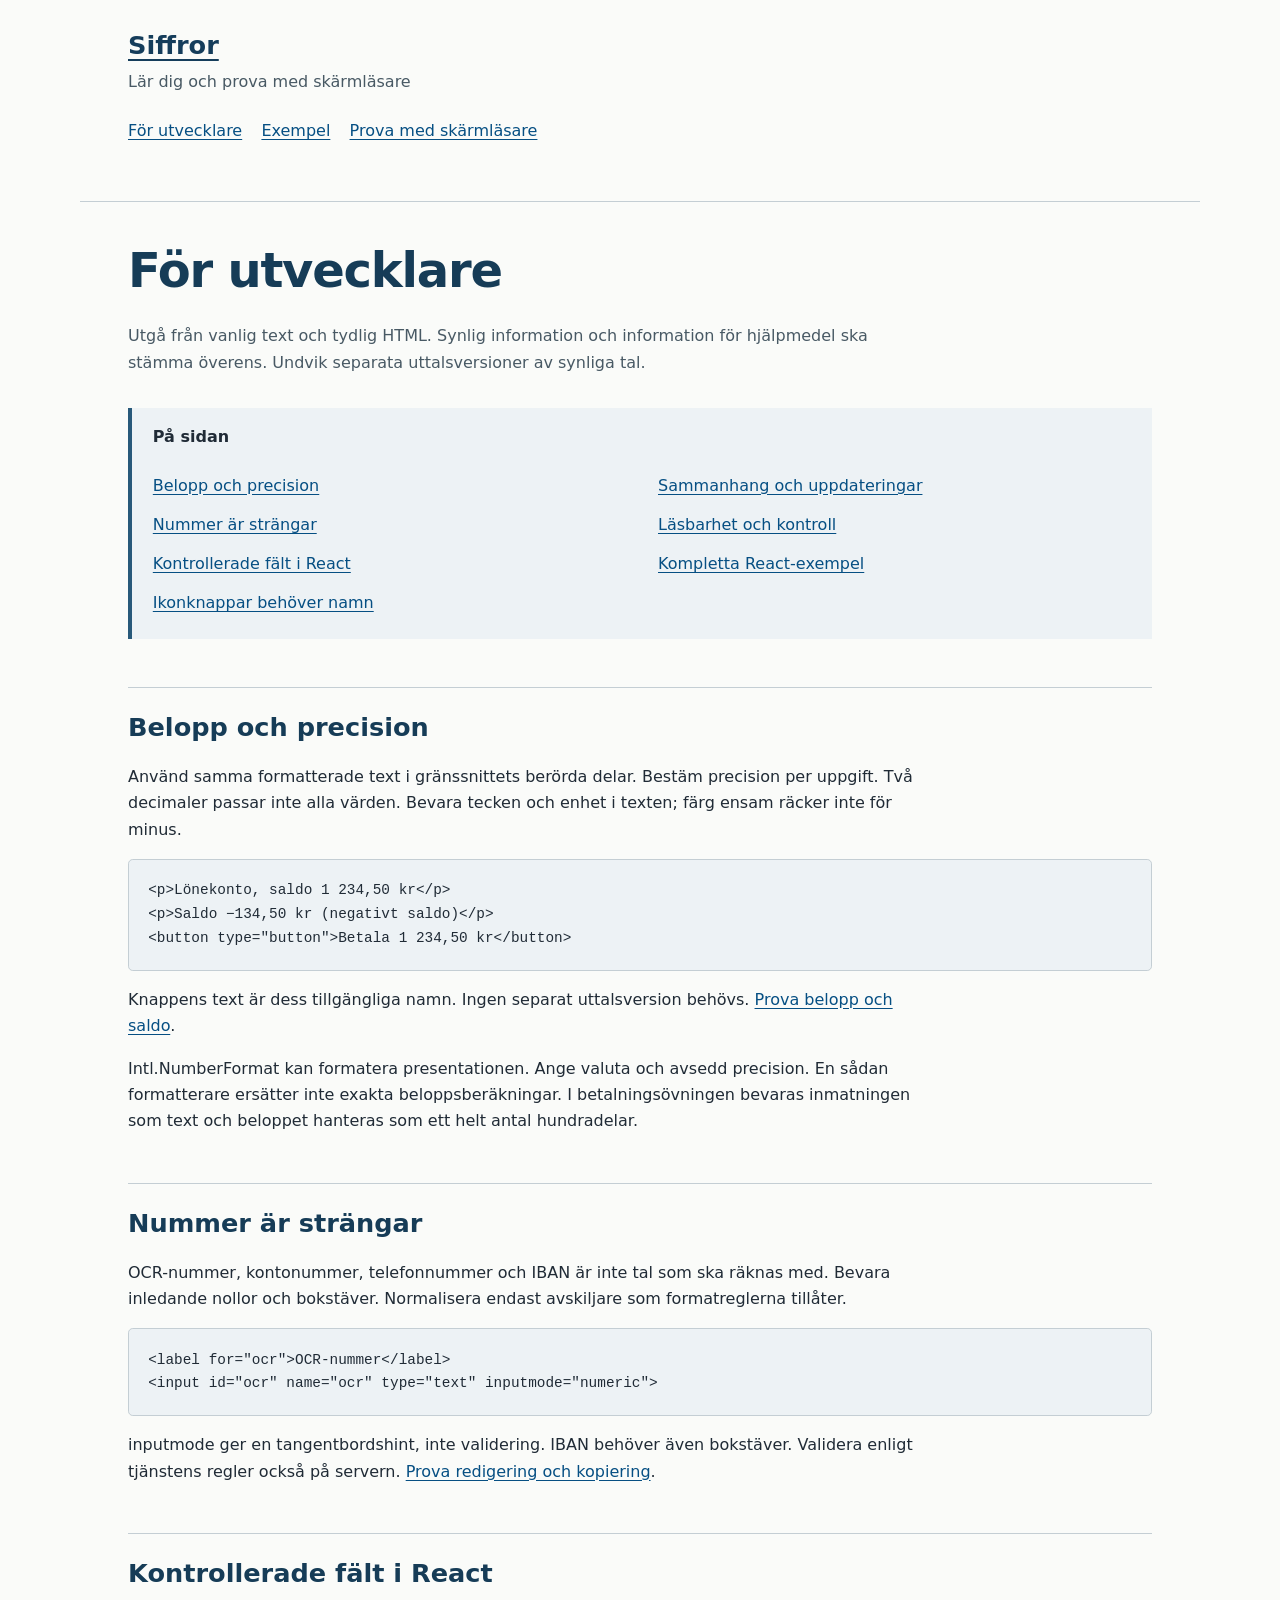
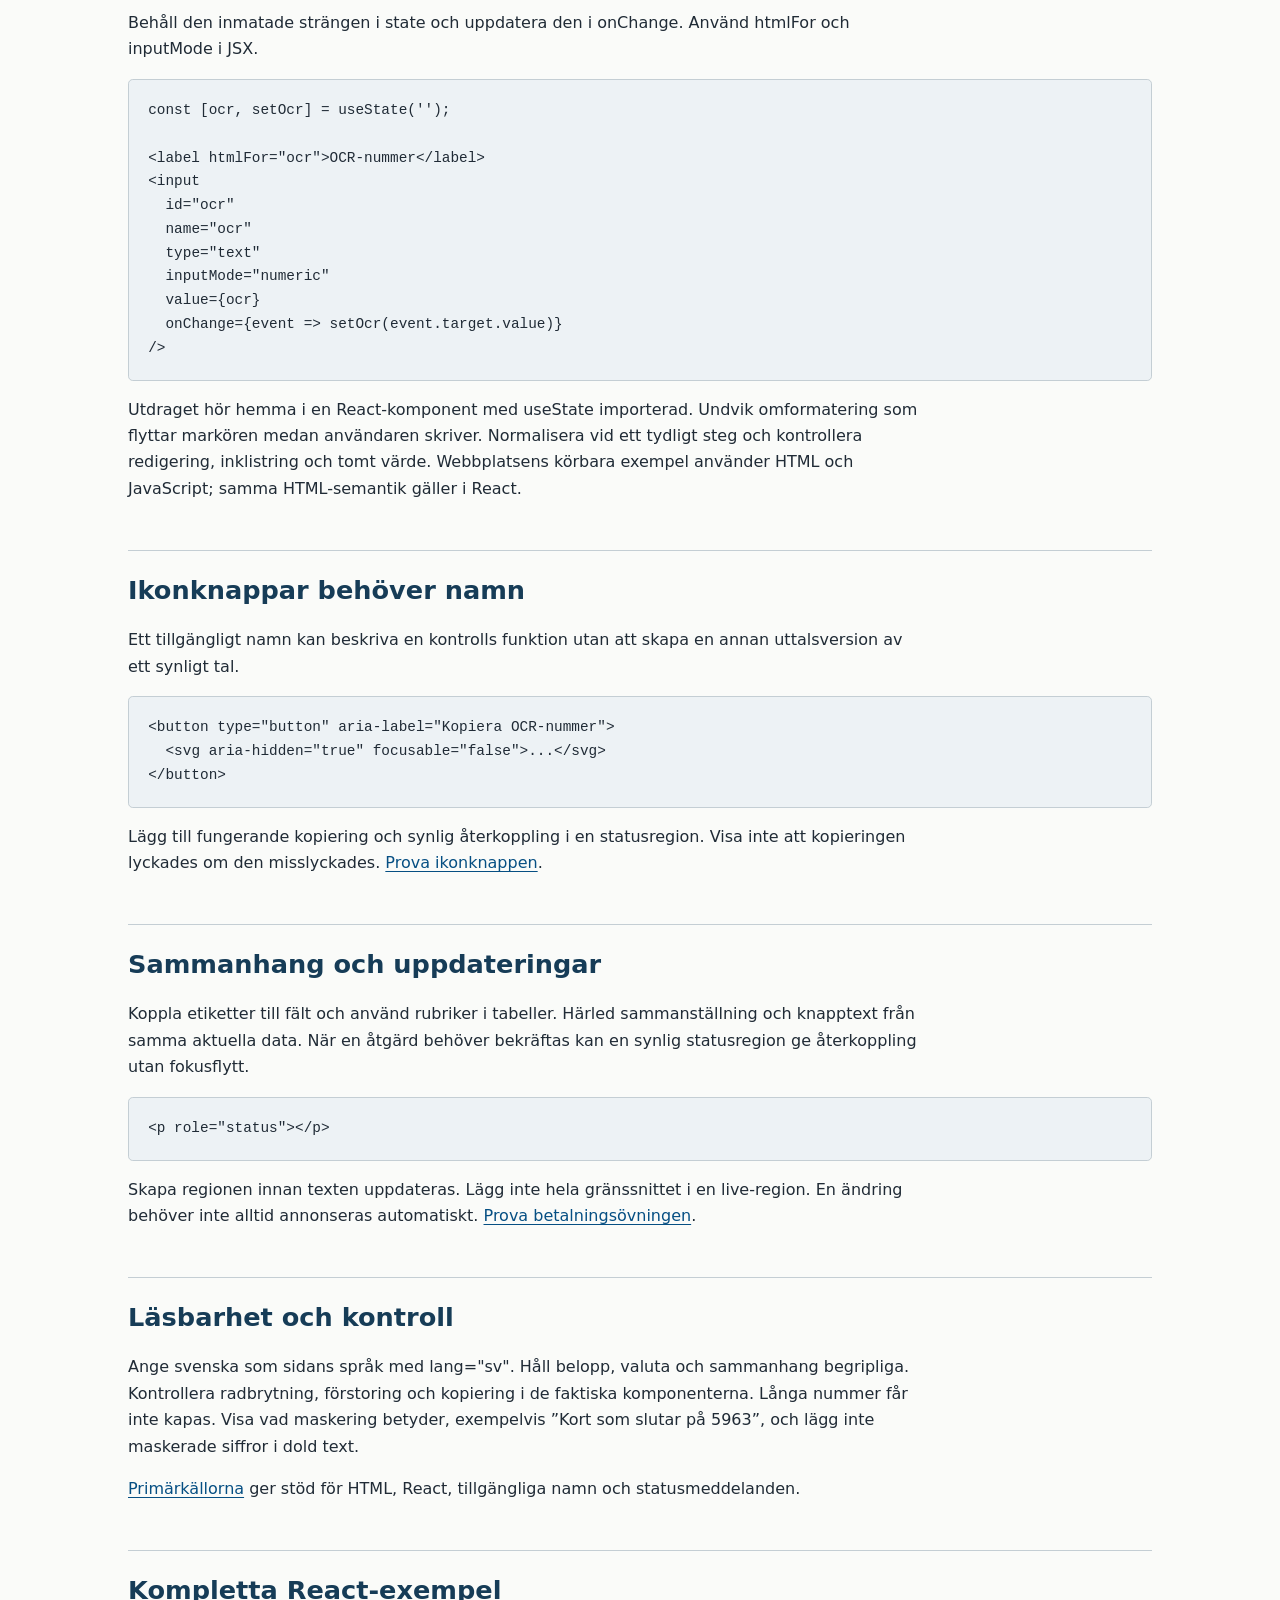
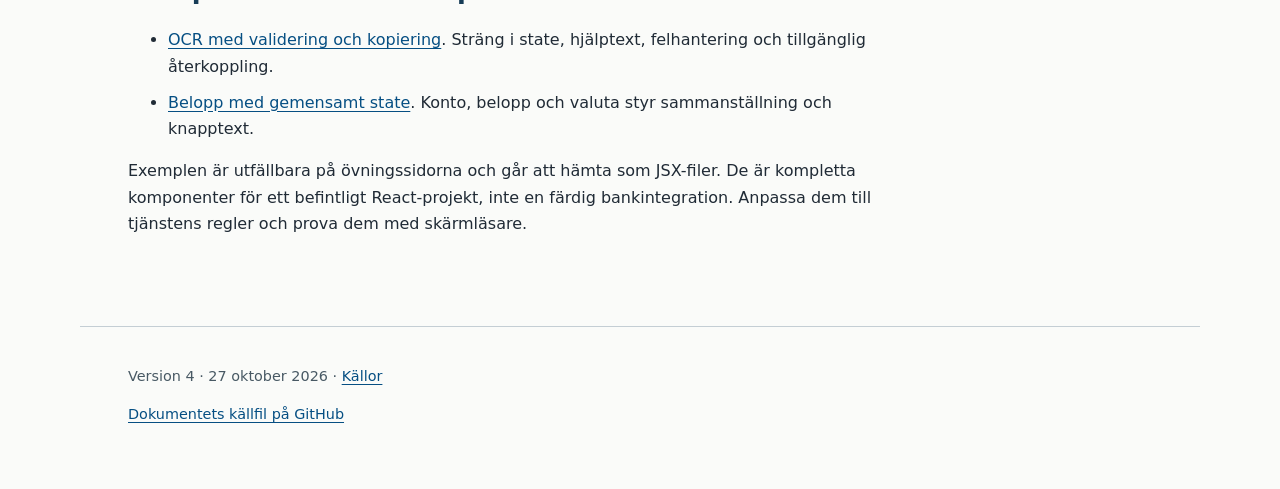
<file: docs/vagledning.html>
<!doctype html>
<html lang="sv">
<head>
<meta charset="utf-8">
<meta name="viewport" content="width=device-width, initial-scale=1">
<title>För utvecklare · Siffror</title>
<link rel="stylesheet" href="style.css">
</head>
<body>
<a class="skip" href="#main">Hoppa till innehållet</a>
<header><a class="brand" href="index.html">Siffror</a><p>Lär dig och prova med skärmläsare</p>
<nav aria-label="Huvudmeny"><ul>
<li><a href="vagledning.html">För utvecklare</a></li>
<li><a href="testfall.html">Exempel</a></li>
<li><a href="testmanual.html">Prova med skärmläsare</a></li>

</ul></nav></header>
<main id="main" tabindex="-1"><h1 id="for-utvecklare">För utvecklare</h1>
<p>Utgå från vanlig text och tydlig HTML. Synlig information och information för hjälpmedel ska stämma överens. Undvik separata uttalsversioner av synliga tal.</p>
<nav class="toc" aria-label="På sidan"><strong>På sidan</strong><ul><li><a href="#belopp-och-precision">Belopp och precision</a></li><li><a href="#nummer-ar-strangar">Nummer är strängar</a></li><li><a href="#kontrollerade-falt-i-react">Kontrollerade fält i React</a></li><li><a href="#ikonknappar-behover-namn">Ikonknappar behöver namn</a></li><li><a href="#sammanhang-och-uppdateringar">Sammanhang och uppdateringar</a></li><li><a href="#lasbarhet-och-kontroll">Läsbarhet och kontroll</a></li><li><a href="#kompletta-react-exempel">Kompletta React-exempel</a></li></ul></nav>
<h2 id="belopp-och-precision">Belopp och precision</h2>
<p>Använd samma formatterade text i gränssnittets berörda delar. Bestäm precision per uppgift. Två decimaler passar inte alla värden. Bevara tecken och enhet i texten; färg ensam räcker inte för minus.</p>
<pre tabindex="0" aria-label="Kodexempel"><code>&lt;p&gt;Lönekonto, saldo 1 234,50 kr&lt;/p&gt;
&lt;p&gt;Saldo −134,50 kr (negativt saldo)&lt;/p&gt;
&lt;button type=&quot;button&quot;&gt;Betala 1 234,50 kr&lt;/button&gt;</code></pre>
<p>Knappens text är dess tillgängliga namn. Ingen separat uttalsversion behövs. <a href="testfall/index.html">Prova belopp och saldo</a>.</p>
<p>Intl.NumberFormat kan formatera presentationen. Ange valuta och avsedd precision. En sådan formatterare ersätter inte exakta beloppsberäkningar. I betalningsövningen bevaras inmatningen som text och beloppet hanteras som ett helt antal hundradelar.</p>
<h2 id="nummer-ar-strangar">Nummer är strängar</h2>
<p>OCR-nummer, kontonummer, telefonnummer och IBAN är inte tal som ska räknas med. Bevara inledande nollor och bokstäver. Normalisera endast avskiljare som formatreglerna tillåter.</p>
<pre tabindex="0" aria-label="Kodexempel"><code>&lt;label for=&quot;ocr&quot;&gt;OCR-nummer&lt;/label&gt;
&lt;input id=&quot;ocr&quot; name=&quot;ocr&quot; type=&quot;text&quot; inputmode=&quot;numeric&quot;&gt;</code></pre>
<p>inputmode ger en tangentbordshint, inte validering. IBAN behöver även bokstäver. Validera enligt tjänstens regler också på servern. <a href="testfall/identifierare.html#ocr-exempel">Prova redigering och kopiering</a>.</p>
<h2 id="kontrollerade-falt-i-react">Kontrollerade fält i React</h2>
<p>Behåll den inmatade strängen i state och uppdatera den i onChange. Använd htmlFor och inputMode i JSX.</p>
<pre tabindex="0" aria-label="Kodexempel"><code>const [ocr, setOcr] = useState(&#x27;&#x27;);

&lt;label htmlFor=&quot;ocr&quot;&gt;OCR-nummer&lt;/label&gt;
&lt;input
  id=&quot;ocr&quot;
  name=&quot;ocr&quot;
  type=&quot;text&quot;
  inputMode=&quot;numeric&quot;
  value={ocr}
  onChange={event =&gt; setOcr(event.target.value)}
/&gt;</code></pre>
<p>Utdraget hör hemma i en React-komponent med useState importerad. Undvik omformatering som flyttar markören medan användaren skriver. Normalisera vid ett tydligt steg och kontrollera redigering, inklistring och tomt värde. Webbplatsens körbara exempel använder HTML och JavaScript; samma HTML-semantik gäller i React.</p>
<h2 id="ikonknappar-behover-namn">Ikonknappar behöver namn</h2>
<p>Ett tillgängligt namn kan beskriva en kontrolls funktion utan att skapa en annan uttalsversion av ett synligt tal.</p>
<pre tabindex="0" aria-label="Kodexempel"><code>&lt;button type=&quot;button&quot; aria-label=&quot;Kopiera OCR-nummer&quot;&gt;
  &lt;svg aria-hidden=&quot;true&quot; focusable=&quot;false&quot;&gt;...&lt;/svg&gt;
&lt;/button&gt;</code></pre>
<p>Lägg till fungerande kopiering och synlig återkoppling i en statusregion. Visa inte att kopieringen lyckades om den misslyckades. <a href="testfall/identifierare.html#ocr-exempel">Prova ikonknappen</a>.</p>
<h2 id="sammanhang-och-uppdateringar">Sammanhang och uppdateringar</h2>
<p>Koppla etiketter till fält och använd rubriker i tabeller. Härled sammanställning och knapptext från samma aktuella data. När en åtgärd behöver bekräftas kan en synlig statusregion ge återkoppling utan fokusflytt.</p>
<pre tabindex="0" aria-label="Kodexempel"><code>&lt;p role=&quot;status&quot;&gt;&lt;/p&gt;</code></pre>
<p>Skapa regionen innan texten uppdateras. Lägg inte hela gränssnittet i en live-region. En ändring behöver inte alltid annonseras automatiskt. <a href="testfall/sammanhang.html">Prova betalningsövningen</a>.</p>
<h2 id="lasbarhet-och-kontroll">Läsbarhet och kontroll</h2>
<p>Ange svenska som sidans språk med lang=&quot;sv&quot;. Håll belopp, valuta och sammanhang begripliga. Kontrollera radbrytning, förstoring och kopiering i de faktiska komponenterna. Långa nummer får inte kapas. Visa vad maskering betyder, exempelvis ”Kort som slutar på 5963”, och lägg inte maskerade siffror i dold text.</p>
<p><a href="kallor.html">Primärkällorna</a> ger stöd för HTML, React, tillgängliga namn och statusmeddelanden.</p>
<h2 id="kompletta-react-exempel">Kompletta React-exempel</h2>
<ul>
<li><a href="testfall/identifierare.html#ocr-react">OCR med validering och kopiering</a>. Sträng i state, hjälptext, felhantering och tillgänglig återkoppling.</li>
<li><a href="testfall/sammanhang.html#betalning-react">Belopp med gemensamt state</a>. Konto, belopp och valuta styr sammanställning och knapptext.</li>
</ul>
<p>Exemplen är utfällbara på övningssidorna och går att hämta som JSX-filer. De är kompletta komponenter för ett befintligt React-projekt, inte en färdig bankintegration. Anpassa dem till tjänstens regler och prova dem med skärmläsare.</p></main>
<footer><p>Version 4 · 27 oktober 2026 · <a href="kallor.html">Källor</a></p>
<p><a href="https://github.com/FagerKod/siffror/blob/main/content/vagledning.md">Dokumentets källfil på GitHub</a></p></footer>
</body>
</html>
</file>
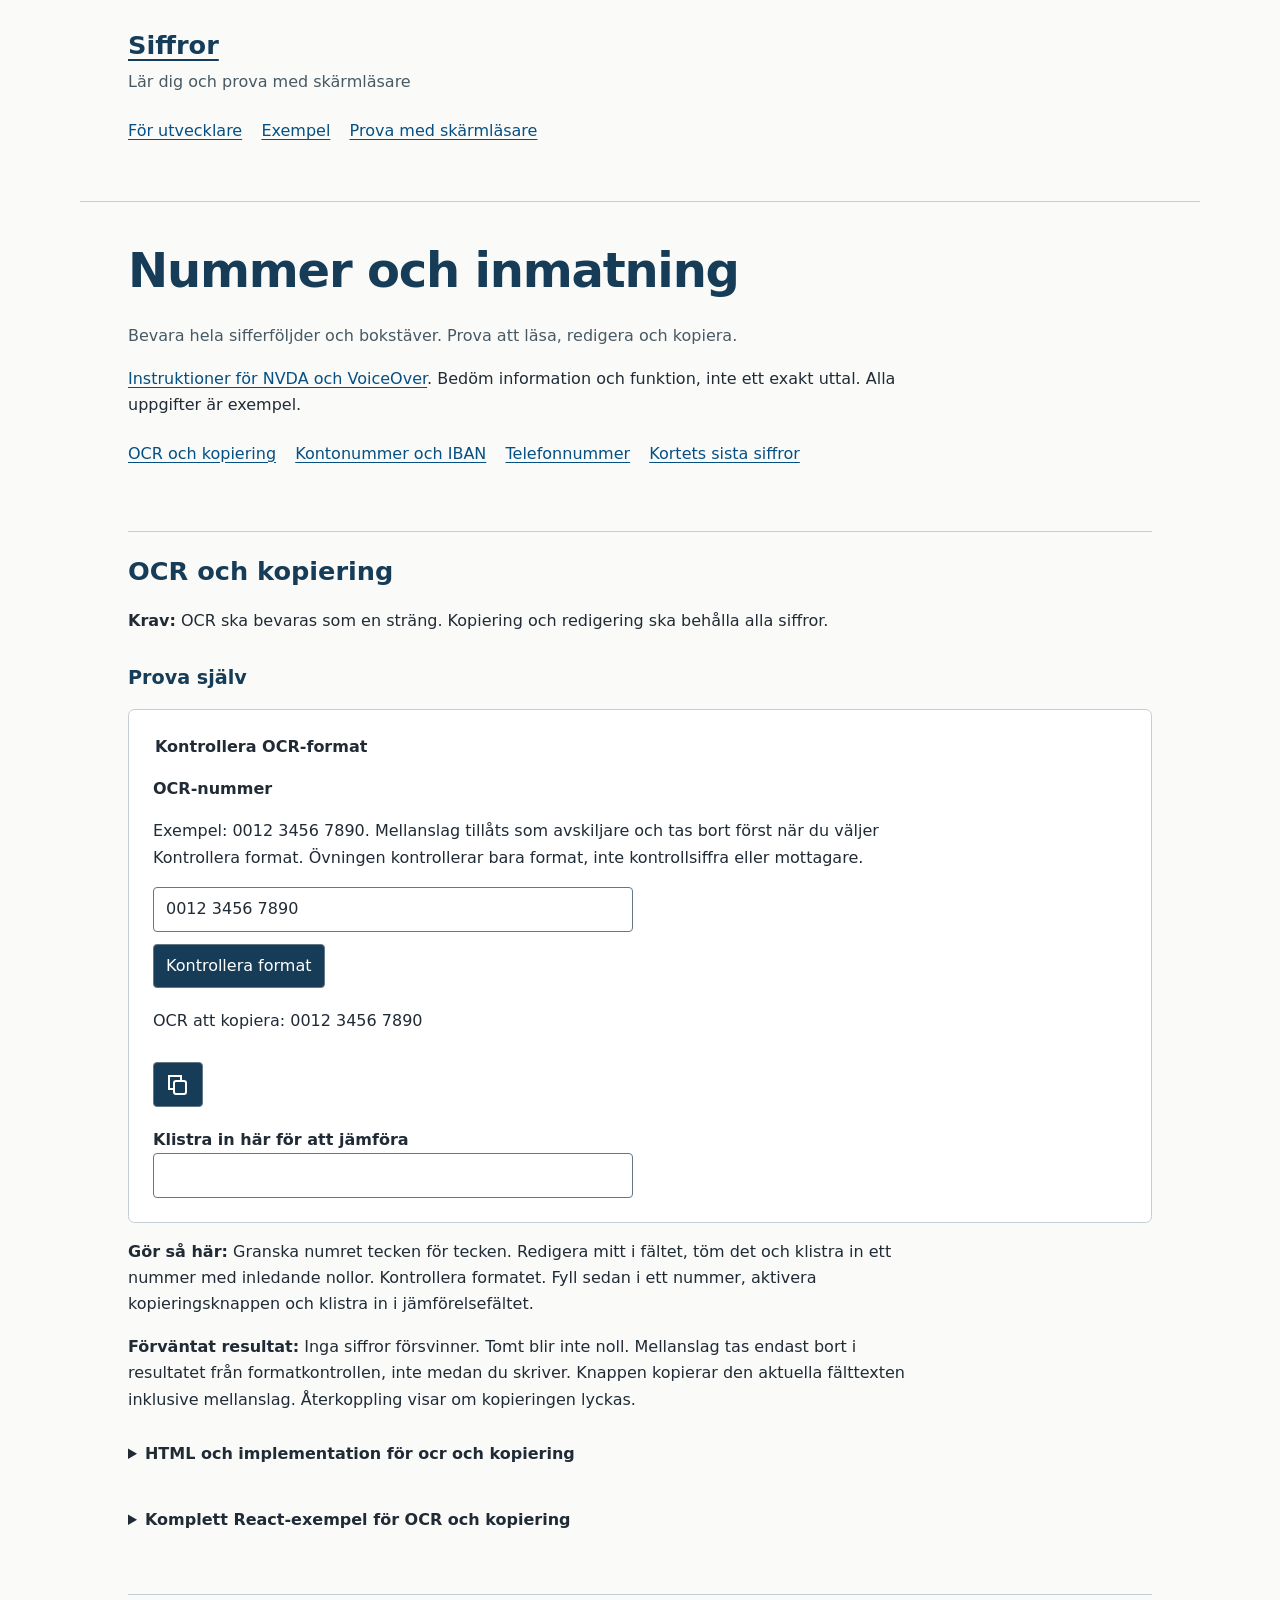
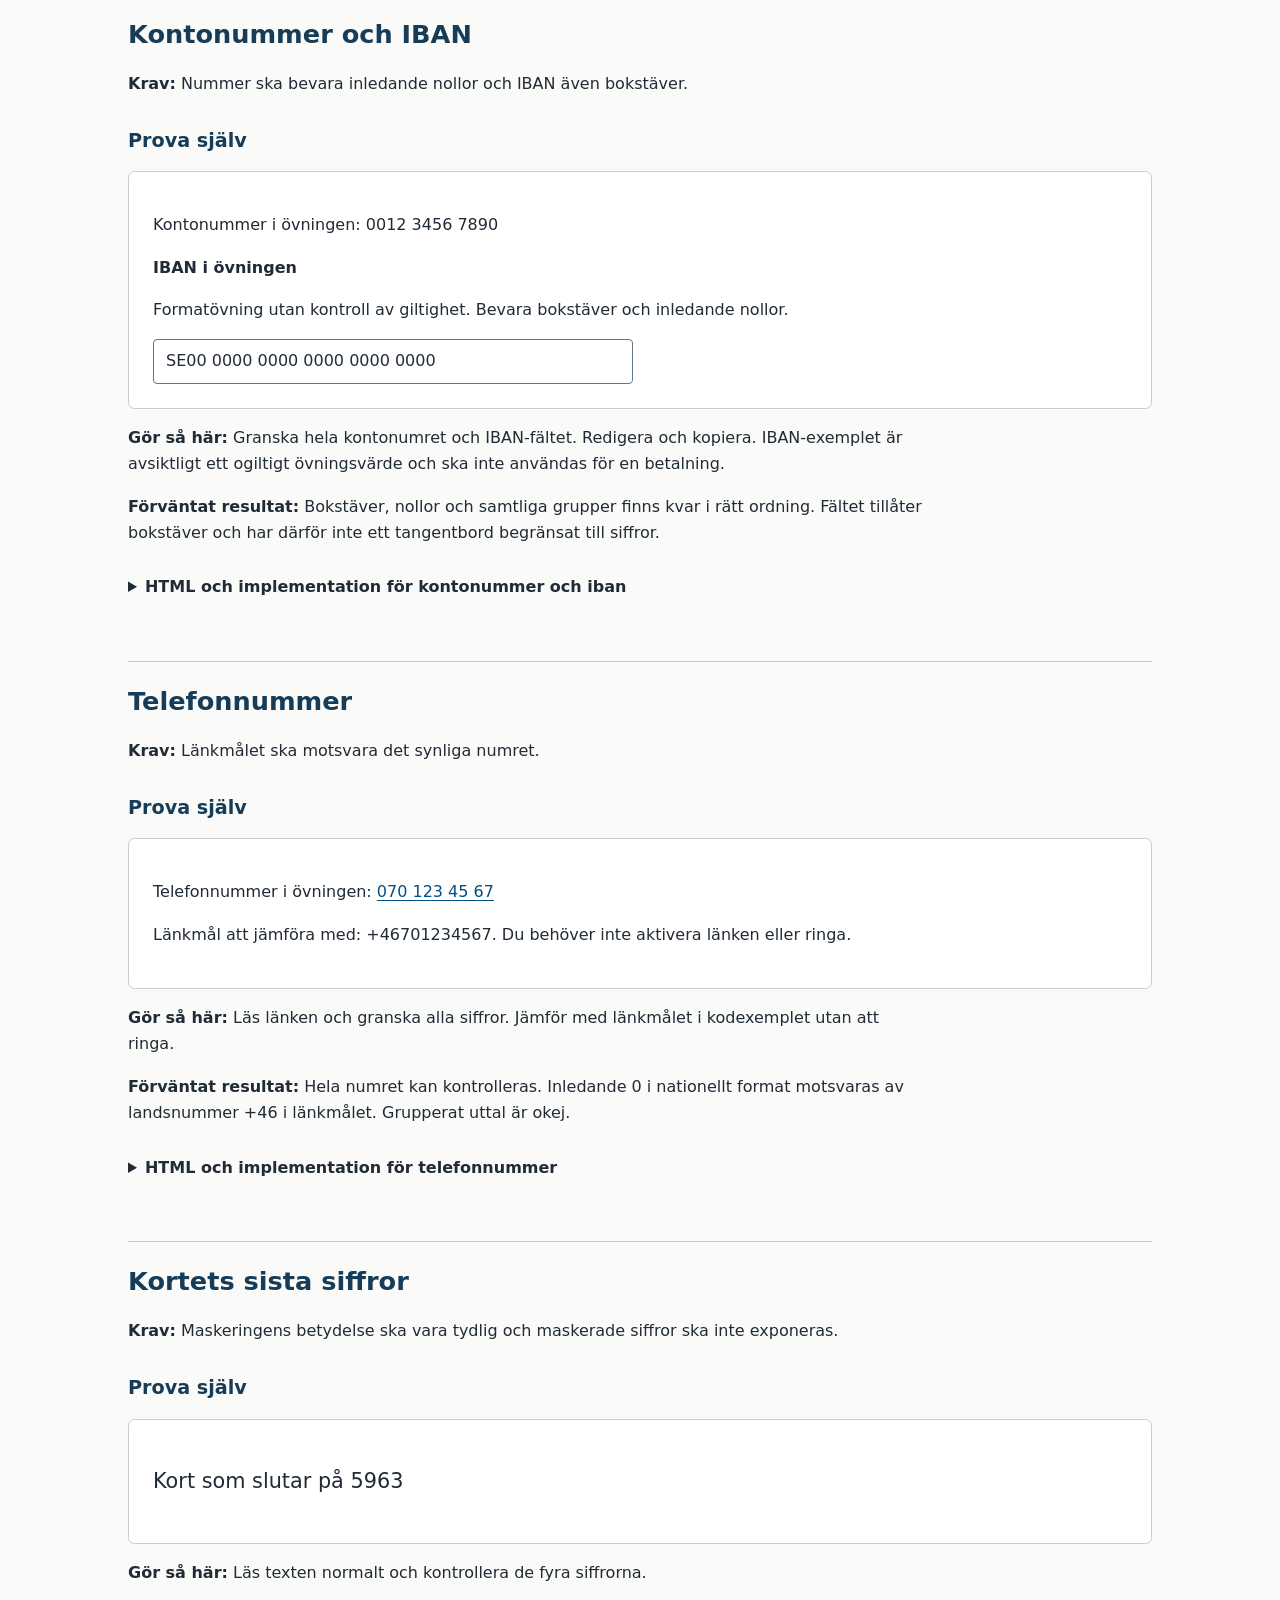
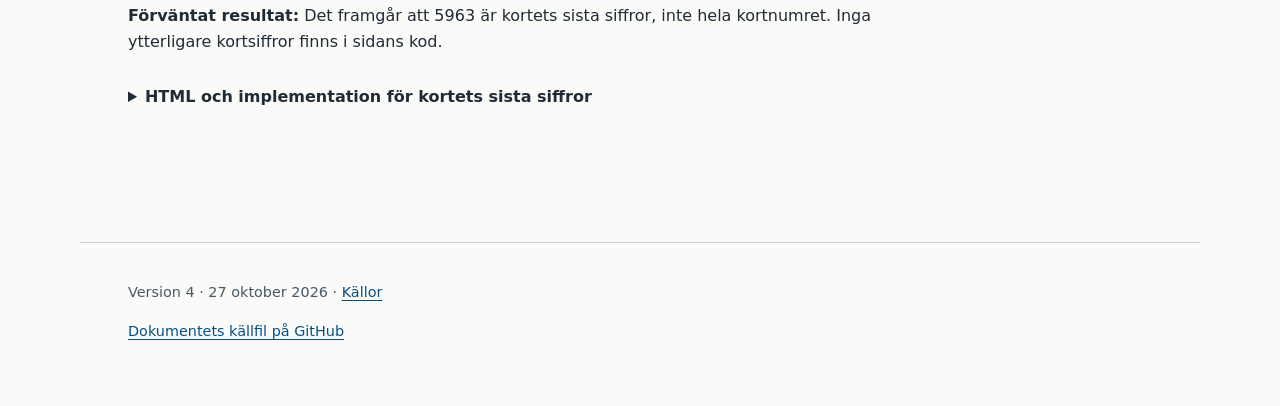
<file: docs/testfall/identifierare.html>
<!doctype html>
<html lang="sv">
<head>
<meta charset="utf-8">
<meta name="viewport" content="width=device-width, initial-scale=1">
<title>Nummer och inmatning · Siffror</title>
<link rel="stylesheet" href="../style.css">
</head>
<body>
<a class="skip" href="#main">Hoppa till innehållet</a>
<header><a class="brand" href="../index.html">Siffror</a><p>Lär dig och prova med skärmläsare</p>
<nav aria-label="Huvudmeny"><ul>
<li><a href="../vagledning.html">För utvecklare</a></li>
<li><a href="../testfall.html">Exempel</a></li>
<li><a href="../testmanual.html">Prova med skärmläsare</a></li>

</ul></nav></header>
<main id="main" tabindex="-1"><h1>Nummer och inmatning</h1><p>Bevara hela sifferföljder och bokstäver. Prova att läsa, redigera och kopiera.</p><p><a href="../testmanual.html">Instruktioner för NVDA och VoiceOver</a>. Bedöm information och funktion, inte ett exakt uttal. Alla uppgifter är exempel.</p><nav aria-label="Exempel på sidan"><ul><li><a href="#ocr-exempel">OCR och kopiering</a></li><li><a href="#konto">Kontonummer och IBAN</a></li><li><a href="#telefon">Telefonnummer</a></li><li><a href="#maskering">Kortets sista siffror</a></li></ul></nav><section id="ocr-exempel"><h2>OCR och kopiering</h2><p><strong>Krav:</strong> OCR ska bevaras som en sträng. Kopiering och redigering ska behålla alla siffror.</p>
<h3>Prova själv</h3><div class="demo"><form id="ocr-form" novalidate><fieldset id="ocr-fields" disabled><legend>Kontrollera OCR-format</legend><label for="ocr">OCR-nummer</label><p id="ocr-help">Exempel: 0012 3456 7890. Mellanslag tillåts som avskiljare och tas bort först när du väljer Kontrollera format. Övningen kontrollerar bara format, inte kontrollsiffra eller mottagare.</p><input id="ocr" name="ocr" type="text" inputmode="numeric" value="0012 3456 7890" aria-describedby="ocr-help ocr-error"><p id="ocr-error" class="error"></p><button type="submit">Kontrollera format</button></fieldset></form>
<p>OCR att kopiera: <span id="ocr-preview" class="number">0012 3456 7890</span></p><button type="button" id="copy-ocr" disabled aria-label="Kopiera OCR-nummer"><svg aria-hidden="true" focusable="false" width="24" height="24" viewBox="0 0 24 24" fill="none" stroke="currentColor" stroke-width="2"><rect x="8" y="8" width="12" height="13" rx="2"/><path d="M15 8V3H3v13h5"/></svg></button><p id="ocr-status" role="status"></p><label for="paste-check">Klistra in här för att jämföra</label><input id="paste-check" type="text" autocomplete="off"><noscript><p>Aktivera JavaScript för formatkontroll och kopieringsknapp. Numret går att läsa och kopiera manuellt från texten.</p></noscript></div>
<p><strong>Gör så här:</strong> Granska numret tecken för tecken. Redigera mitt i fältet, töm det och klistra in ett nummer med inledande nollor. Kontrollera formatet. Fyll sedan i ett nummer, aktivera kopieringsknappen och klistra in i jämförelsefältet.</p><p><strong>Förväntat resultat:</strong> Inga siffror försvinner. Tomt blir inte noll. Mellanslag tas endast bort i resultatet från formatkontrollen, inte medan du skriver. Knappen kopierar den aktuella fälttexten inklusive mellanslag. Återkoppling visar om kopieringen lyckas.</p>
<details><summary>HTML och implementation för ocr och kopiering</summary><pre><code>&lt;label for=&quot;ocr&quot;&gt;OCR-nummer&lt;/label&gt;
&lt;input id=&quot;ocr&quot; name=&quot;ocr&quot; type=&quot;text&quot; inputmode=&quot;numeric&quot;&gt;
&lt;button type=&quot;button&quot; aria-label=&quot;Kopiera OCR-nummer&quot;&gt;
  &lt;svg aria-hidden=&quot;true&quot; focusable=&quot;false&quot;&gt;...&lt;/svg&gt;
&lt;/button&gt;
&lt;p role=&quot;status&quot;&gt;&lt;/p&gt;</code></pre><p>Namnet beskriver ikonknappens funktion. Det är ingen uttalsversion av OCR-numret. Kodutdraget visar semantiken; sidans JavaScript sköter validering, förhandsvisning och kopiering. Använd tjänstens verkliga OCR-regler i en produkt.</p></details><details id="ocr-react"><summary>Komplett React-exempel för OCR och kopiering</summary>
<p>Fältets text behålls som en sträng. Formatkontrollen tar bort tillåtna mellanslag i sitt resultat men ändrar inte inmatningen. Kopieringen hanterar både lyckat och misslyckat försök. En versionsräknare hindrar en försenad kopieringsbekräftelse från att gälla ett nyredigerat värde.</p><p>Komplett komponent för ett befintligt React-projekt med stöd för JSX och Hooks. Spara som OcrExample.jsx, importera komponenten och rendera &lt;OcrExample /&gt;. Sidans körbara övning ovan använder vanlig HTML och JavaScript; detta visar motsvarande mönster i React.</p>
<p>Anpassa valideringen till tjänstens OCR-regler och kontrollera också på servern. Clipboard API kräver en säker kontext, exempelvis HTTPS, och webbläsarens tillåtelse.</p><p>useId ger unika kopplingar mellan etiketter, hjälptexter och fält även om flera instanser visas. Statusregionen finns från början och uppdateras vid återkoppling. ARIA beskriver funktion, relationer och tillstånd, inte ett särskilt uttal av synliga tal.</p>
<p><a href="../react/OcrExample.jsx" download>Hämta OcrExample.jsx</a></p>
<pre><code>import { useEffect, useId, useRef, useState } from &#x27;react&#x27;;

export default function OcrExample() {
  const id = useId();
  const inputRef = useRef(null);
  const revision = useRef(0);
  const [ocr, setOcr] = useState(&#x27;0012 3456 7890&#x27;);
  const [error, setError] = useState(&#x27;&#x27;);
  const [status, setStatus] = useState(&#x27;&#x27;);

  useEffect(() =&gt; {
    if (error) inputRef.current?.focus();
  }, [error]);
  const [copying, setCopying] = useState(false);

  // Formatövning, inte kontroll av kontrollsiffra eller mottagare.
  function validate(value) {
    if (!value.trim()) return &#x27;Ange ett OCR-nummer. Tomt är inte noll.&#x27;;
    if (!/^[0-9 \u00a0\u202f]+$/.test(value)) {
      return &#x27;Använd endast siffror och mellanslag i denna övning.&#x27;;
    }
    return &#x27;&#x27;;
  }

  function change(event) {
    revision.current += 1;
    setOcr(event.target.value); // Behåll texten och markörpositionen.
    setError(&#x27;&#x27;);
    setStatus(&#x27;&#x27;);
  }

  function check(event) {
    event.preventDefault();
    const message = validate(ocr);
    setError(message);
    setStatus(&#x27;&#x27;);
    if (message) {
      return;
    }
    const normalized = ocr.replace(/[ \u00a0\u202f]/g, &#x27;&#x27;);
    setStatus(`Formatet är godkänt för övningen. Utan mellanslag: ${normalized}. Kontrollsiffra och mottagare har inte kontrollerats.`);
  }

  async function copy() {
    if (copying) return;
    const message = validate(ocr);
    setError(message);
    setStatus(&#x27;&#x27;);
    if (message) {
      return;
    }
    const copiedValue = ocr;
    const copiedRevision = revision.current;
    setCopying(true);
    try {
      await navigator.clipboard.writeText(copiedValue);
      // Bekräfta inte ett gammalt värde om användaren hunnit redigera.
      if (revision.current === copiedRevision) {
        setStatus(&#x27;OCR-numret har kopierats, inklusive mellanslag.&#x27;);
      }
    } catch {
      if (revision.current === copiedRevision) {
        setStatus(&#x27;Kopieringen lyckades inte. Markera och kopiera texten i fältet manuellt.&#x27;);
      }
    } finally {
      setCopying(false);
    }
  }

  return (
    &lt;section aria-labelledby={`${id}-title`}&gt;
      &lt;h2 id={`${id}-title`}&gt;OCR och kopiering&lt;/h2&gt;
      &lt;form onSubmit={check} noValidate&gt;
        &lt;label htmlFor={`${id}-ocr`}&gt;OCR-nummer&lt;/label&gt;
        &lt;p id={`${id}-help`}&gt;
          Använd exempeluppgifter. Mellanslag tillåts som avskiljare.
          Övningen kontrollerar bara format, inte kontrollsiffra eller mottagare.
        &lt;/p&gt;
        &lt;input
          ref={inputRef}
          id={`${id}-ocr`}
          name=&quot;ocr&quot;
          type=&quot;text&quot;
          inputMode=&quot;numeric&quot;
          value={ocr}
          onChange={change}
          aria-describedby={`${id}-help ${id}-error`}
          aria-invalid={error ? true : undefined}
        /&gt;
        &lt;p id={`${id}-error`}&gt;{error}&lt;/p&gt;
        &lt;button type=&quot;submit&quot;&gt;Kontrollera format&lt;/button&gt;
        &lt;button
          type=&quot;button&quot;
          aria-label=&quot;Kopiera OCR-nummer&quot;
          aria-disabled={copying || undefined}
          onClick={copy}
        &gt;
          &lt;svg aria-hidden=&quot;true&quot; focusable=&quot;false&quot; width=&quot;24&quot; height=&quot;24&quot;
            viewBox=&quot;0 0 24 24&quot; fill=&quot;none&quot; stroke=&quot;currentColor&quot; strokeWidth=&quot;2&quot;&gt;
            &lt;rect x=&quot;8&quot; y=&quot;8&quot; width=&quot;12&quot; height=&quot;13&quot; rx=&quot;2&quot; /&gt;
            &lt;path d=&quot;M15 8V3H3v13h5&quot; /&gt;
          &lt;/svg&gt;
        &lt;/button&gt;
      &lt;/form&gt;
      &lt;p role=&quot;status&quot;&gt;{status}&lt;/p&gt;
    &lt;/section&gt;
  );
}
</code></pre></details></section><section id="konto"><h2>Kontonummer och IBAN</h2><p><strong>Krav:</strong> Nummer ska bevara inledande nollor och IBAN även bokstäver.</p>
<h3>Prova själv</h3><div class="demo"><p>Kontonummer i övningen: <span class="number">0012 3456 7890</span></p><label for="iban">IBAN i övningen</label><p id="iban-help">Formatövning utan kontroll av giltighet. Bevara bokstäver och inledande nollor.</p><input id="iban" name="iban" type="text" value="SE00 0000 0000 0000 0000 0000" aria-describedby="iban-help" autocapitalize="characters" spellcheck="false"></div>
<p><strong>Gör så här:</strong> Granska hela kontonumret och IBAN-fältet. Redigera och kopiera. IBAN-exemplet är avsiktligt ett ogiltigt övningsvärde och ska inte användas för en betalning.</p><p><strong>Förväntat resultat:</strong> Bokstäver, nollor och samtliga grupper finns kvar i rätt ordning. Fältet tillåter bokstäver och har därför inte ett tangentbord begränsat till siffror.</p>
<details><summary>HTML och implementation för kontonummer och iban</summary><pre><code>&lt;p&gt;Kontonummer: 0012 3456 7890&lt;/p&gt;
&lt;label for=&quot;iban&quot;&gt;IBAN&lt;/label&gt;
&lt;input id=&quot;iban&quot; name=&quot;iban&quot; type=&quot;text&quot;
  value=&quot;SE00 0000 0000 0000 0000 0000&quot;
  autocapitalize=&quot;characters&quot; spellcheck=&quot;false&quot;&gt;</code></pre></details></section><section id="telefon"><h2>Telefonnummer</h2><p><strong>Krav:</strong> Länkmålet ska motsvara det synliga numret.</p>
<h3>Prova själv</h3><div class="demo"><p>Telefonnummer i övningen: <a href="tel:+46701234567">070 123 45 67</a></p><p>Länkmål att jämföra med: +46701234567. Du behöver inte aktivera länken eller ringa.</p></div>
<p><strong>Gör så här:</strong> Läs länken och granska alla siffror. Jämför med länkmålet i kodexemplet utan att ringa.</p><p><strong>Förväntat resultat:</strong> Hela numret kan kontrolleras. Inledande 0 i nationellt format motsvaras av landsnummer +46 i länkmålet. Grupperat uttal är okej.</p>
<details><summary>HTML och implementation för telefonnummer</summary><pre><code>&lt;a href=&quot;tel:+46701234567&quot;&gt;070 123 45 67&lt;/a&gt;</code></pre></details></section><section id="maskering"><h2>Kortets sista siffror</h2><p><strong>Krav:</strong> Maskeringens betydelse ska vara tydlig och maskerade siffror ska inte exponeras.</p>
<h3>Prova själv</h3><div class="demo"><p class="value">Kort som slutar på 5963</p></div>
<p><strong>Gör så här:</strong> Läs texten normalt och kontrollera de fyra siffrorna.</p><p><strong>Förväntat resultat:</strong> Det framgår att 5963 är kortets sista siffror, inte hela kortnumret. Inga ytterligare kortsiffror finns i sidans kod.</p>
<details><summary>HTML och implementation för kortets sista siffror</summary><pre><code>&lt;p&gt;Kort som slutar på 5963&lt;/p&gt;</code></pre></details></section></main>
<footer><p>Version 4 · 27 oktober 2026 · <a href="../kallor.html">Källor</a></p>
<p><a href="https://github.com/FagerKod/siffror/blob/main/docs/testfall/identifierare.html">Dokumentets källfil på GitHub</a></p></footer>
<script src="../examples.js" defer></script></body>
</html>
</file>
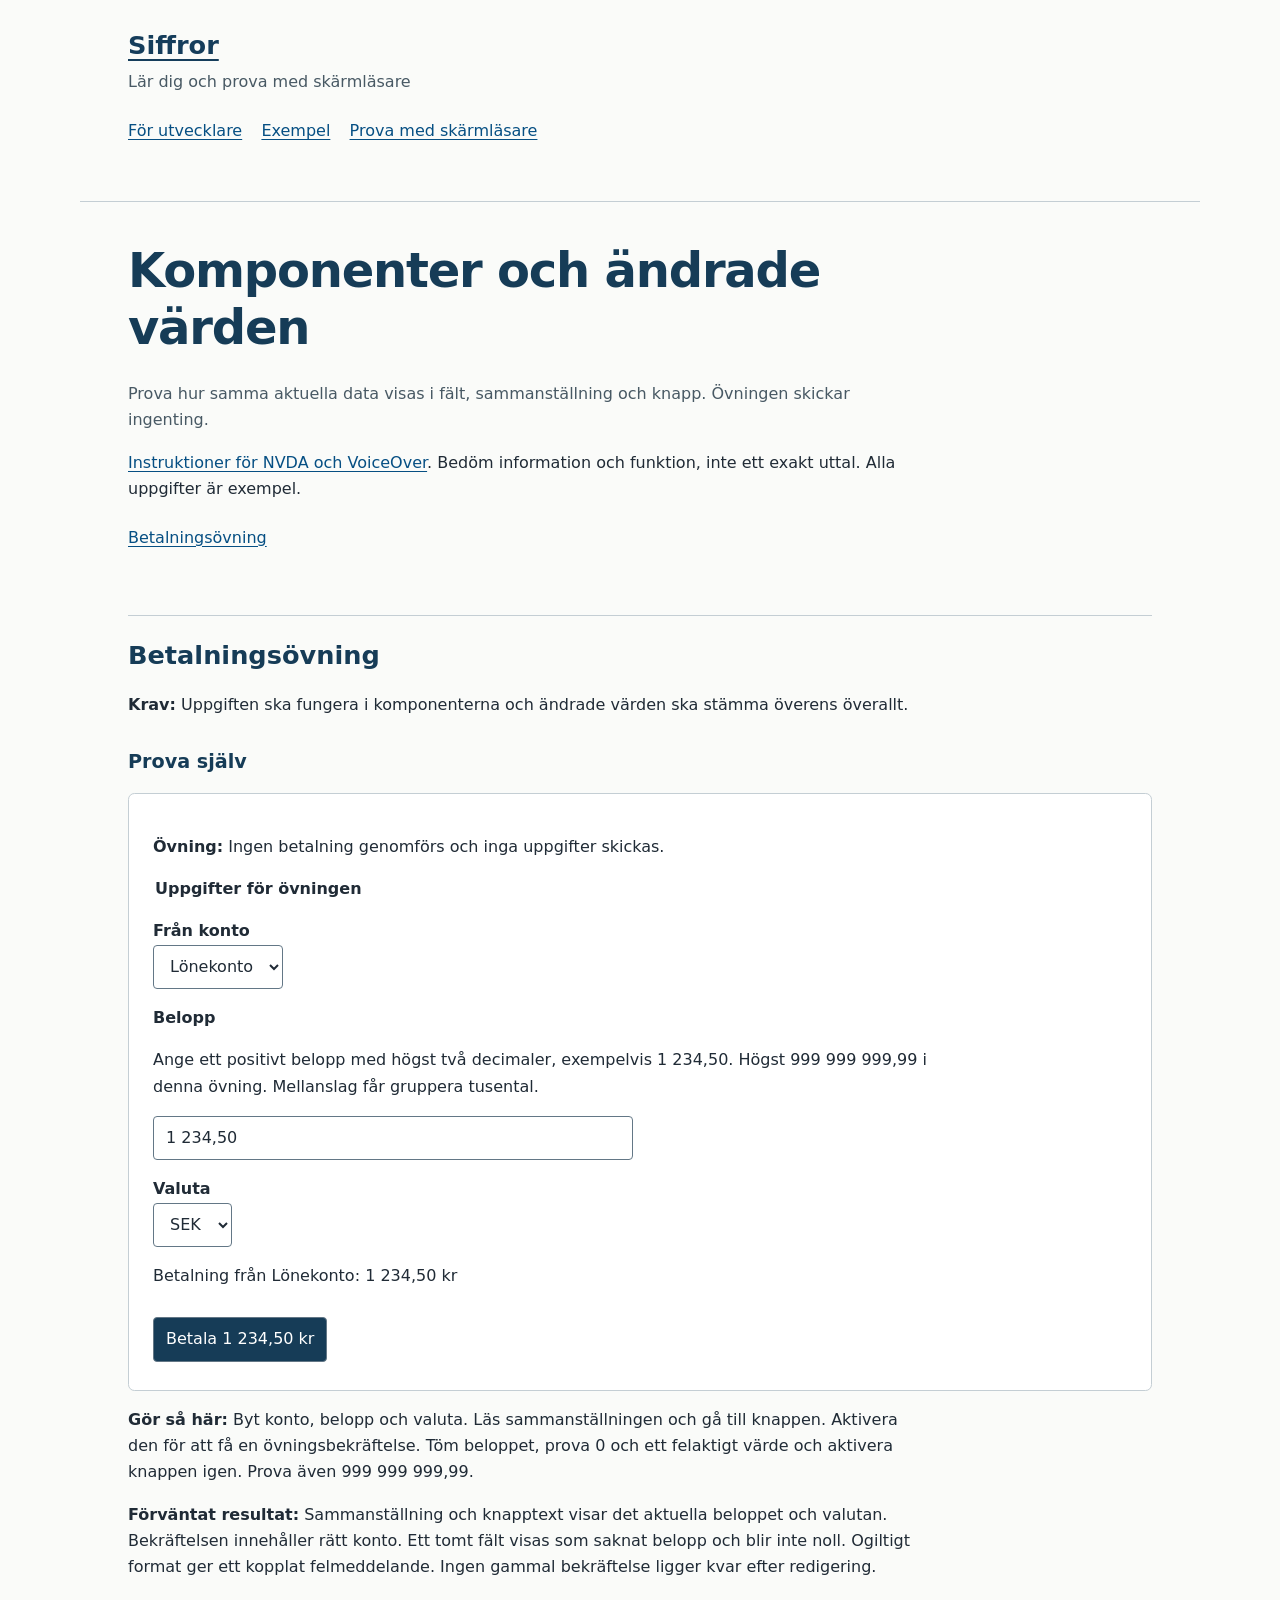
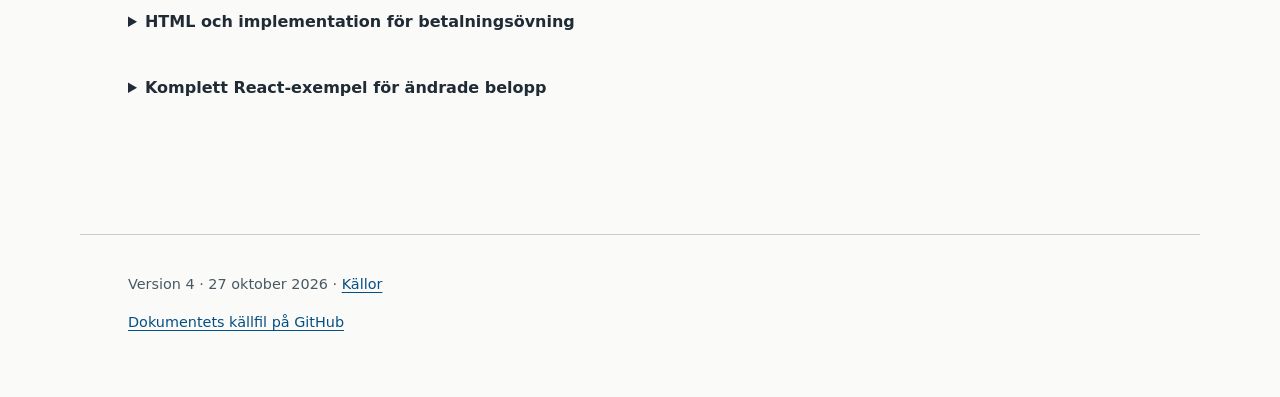
<file: docs/testfall/sammanhang.html>
<!doctype html>
<html lang="sv">
<head>
<meta charset="utf-8">
<meta name="viewport" content="width=device-width, initial-scale=1">
<title>Komponenter och ändrade värden · Siffror</title>
<link rel="stylesheet" href="../style.css">
</head>
<body>
<a class="skip" href="#main">Hoppa till innehållet</a>
<header><a class="brand" href="../index.html">Siffror</a><p>Lär dig och prova med skärmläsare</p>
<nav aria-label="Huvudmeny"><ul>
<li><a href="../vagledning.html">För utvecklare</a></li>
<li><a href="../testfall.html">Exempel</a></li>
<li><a href="../testmanual.html">Prova med skärmläsare</a></li>

</ul></nav></header>
<main id="main" tabindex="-1"><h1>Komponenter och ändrade värden</h1><p>Prova hur samma aktuella data visas i fält, sammanställning och knapp. Övningen skickar ingenting.</p><p><a href="../testmanual.html">Instruktioner för NVDA och VoiceOver</a>. Bedöm information och funktion, inte ett exakt uttal. Alla uppgifter är exempel.</p><nav aria-label="Exempel på sidan"><ul><li><a href="#betalning">Betalningsövning</a></li></ul></nav><section id="betalning"><h2>Betalningsövning</h2><p><strong>Krav:</strong> Uppgiften ska fungera i komponenterna och ändrade värden ska stämma överens överallt.</p>
<h3>Prova själv</h3><div class="demo"><p><strong>Övning:</strong> Ingen betalning genomförs och inga uppgifter skickas.</p><form id="payment-form" novalidate><fieldset id="payment-fields" disabled><legend>Uppgifter för övningen</legend>
<label for="account">Från konto</label><select id="account" name="account"><option value="Lönekonto">Lönekonto</option><option value="Sparkonto">Sparkonto</option></select>
<label for="amount">Belopp</label><p id="amount-help">Ange ett positivt belopp med högst två decimaler, exempelvis 1 234,50. Högst 999 999 999,99 i denna övning. Mellanslag får gruppera tusental.</p><input id="amount" name="amount" type="text" inputmode="decimal" value="1 234,50" aria-describedby="amount-help payment-error">
<label for="currency">Valuta</label><select id="currency" name="currency"><option value="SEK">SEK</option><option value="EUR">EUR</option></select>
<p id="payment-error" class="error"></p><p id="payment-summary">Betalning från Lönekonto: 1 234,50 kr</p><button id="pay" type="submit">Betala 1 234,50 kr</button><p id="payment-status" role="status"></p></fieldset></form><noscript><p>Aktivera JavaScript för denna interaktiva övning. Ingen betalning kan genomföras.</p></noscript></div>
<p><strong>Gör så här:</strong> Byt konto, belopp och valuta. Läs sammanställningen och gå till knappen. Aktivera den för att få en övningsbekräftelse. Töm beloppet, prova 0 och ett felaktigt värde och aktivera knappen igen. Prova även 999 999 999,99.</p><p><strong>Förväntat resultat:</strong> Sammanställning och knapptext visar det aktuella beloppet och valutan. Bekräftelsen innehåller rätt konto. Ett tomt fält visas som saknat belopp och blir inte noll. Ogiltigt format ger ett kopplat felmeddelande. Ingen gammal bekräftelse ligger kvar efter redigering.</p>
<details><summary>HTML och implementation för betalningsövning</summary><pre><code>&lt;label for=&quot;amount&quot;&gt;Belopp&lt;/label&gt;
&lt;input id=&quot;amount&quot; name=&quot;amount&quot; type=&quot;text&quot; inputmode=&quot;decimal&quot;&gt;
&lt;p&gt;Betalning från Lönekonto: 1 234,50 kr&lt;/p&gt;
&lt;button type=&quot;submit&quot;&gt;Betala 1 234,50 kr&lt;/button&gt;
&lt;p role=&quot;status&quot;&gt;&lt;/p&gt;</code></pre><p>All uppdatering utgår från de aktuella fältvärdena. Fälttexten ändras inte under inmatning. Här används två decimaler enligt övningens formatregler. I React kan sammanställning och knapptext härledas från samma state. Statusregionen uppdateras vid bekräftelsen; hela formuläret är inte en live-region.</p></details><details id="betalning-react"><summary>Komplett React-exempel för ändrade belopp</summary>
<p>Konto, belopp och valuta ligger i state. Sammanställning och knapptext härleds från dessa värden vid varje rendering. Tomt är ett eget tillstånd. Fel visas vid försök att bekräfta och tidigare återkoppling rensas vid redigering.</p><p>Komplett komponent för ett befintligt React-projekt med stöd för JSX och Hooks. Spara som PaymentExample.jsx, importera komponenten och rendera &lt;PaymentExample /&gt;. Sidans körbara övning ovan använder vanlig HTML och JavaScript; detta visar motsvarande mönster i React.</p>
<p>Övningen använder två decimaler för SEK och EUR och heltal av typen BigInt för hundradelar. Anpassa precision, beloppsgränser och validering till tjänstens regler. Detta är en gränssnittsövning utan betalningsanrop.</p><p>useId ger unika kopplingar mellan etiketter, hjälptexter och fält även om flera instanser visas. Statusregionen finns från början och uppdateras vid återkoppling. ARIA beskriver funktion, relationer och tillstånd, inte ett särskilt uttal av synliga tal.</p>
<p><a href="../react/PaymentExample.jsx" download>Hämta PaymentExample.jsx</a></p>
<pre><code>import { useEffect, useId, useRef, useState } from &#x27;react&#x27;;

function parseAmount(raw) {
  const text = raw.trim();
  if (!text) return { error: &#x27;Ange ett belopp.&#x27;, empty: true };
  if (!/^(?:\d+|\d{1,3}(?:[ \u00a0\u202f]\d{3})+)(?:[,.]\d{1,2})?$/.test(text)) {
    return { error: &#x27;Ange ett positivt belopp med högst två decimaler och korrekt tusentalsgruppering.&#x27; };
  }
  const [whole, fraction = &#x27;&#x27;] = text.replace(/[ \u00a0\u202f]/g, &#x27;&#x27;).split(/[,.]/);
  const cents = BigInt(whole) * 100n + BigInt(fraction.padEnd(2, &#x27;0&#x27;));
  if (cents === 0n) return { error: &#x27;Beloppet måste vara större än noll.&#x27; };
  if (cents &gt; 99999999999n) return { error: &#x27;Ange högst 999 999 999,99.&#x27; };
  return { cents };
}

function formatAmount(cents, currency) {
  const whole = (cents / 100n).toString().replace(/\B(?=(\d{3})+(?!\d))/g, &#x27; &#x27;);
  const decimals = (cents % 100n).toString().padStart(2, &#x27;0&#x27;);
  return `${whole},${decimals} ${currency === &#x27;EUR&#x27; ? &#x27;EUR&#x27; : &#x27;kr&#x27;}`;
}

export default function PaymentExample() {
  const id = useId();
  const amountRef = useRef(null);
  const [account, setAccount] = useState(&#x27;Lönekonto&#x27;);
  const [amount, setAmount] = useState(&#x27;1 234,50&#x27;);
  const [currency, setCurrency] = useState(&#x27;SEK&#x27;);
  const [error, setError] = useState(&#x27;&#x27;);
  const [status, setStatus] = useState(&#x27;&#x27;);

  useEffect(() =&gt; {
    if (error) amountRef.current?.focus();
  }, [error]);

  // Härled presentationen från samma state, inte separata kopior i state.
  const result = parseAmount(amount);
  const formatted = result.error ? null : formatAmount(result.cents, currency);
  const summary = formatted
    ? `Betalning från ${account}: ${formatted}`
    : `Betalning från ${account}: ${result.empty ? &#x27;Belopp saknas&#x27; : &#x27;Beloppet behöver kontrolleras&#x27;} (${currency}).`;

  function clearFeedback() {
    setError(&#x27;&#x27;);
    setStatus(&#x27;&#x27;);
  }

  function submit(event) {
    event.preventDefault();
    if (result.error) {
      setError(result.error);
      setStatus(&#x27;&#x27;);
      return;
    }
    setError(&#x27;&#x27;);
    setStatus(`Övningen är klar. ${summary}. Ingen betalning har genomförts.`);
  }

  return (
    &lt;section aria-labelledby={`${id}-title`}&gt;
      &lt;h2 id={`${id}-title`}&gt;Betalningsövning&lt;/h2&gt;
      &lt;p&gt;Ingen betalning genomförs. Inga uppgifter skickas eller sparas.&lt;/p&gt;
      &lt;form onSubmit={submit} noValidate&gt;
        &lt;label htmlFor={`${id}-account`}&gt;Från konto&lt;/label&gt;
        &lt;select id={`${id}-account`} name=&quot;account&quot; value={account}
          onChange={event =&gt; { setAccount(event.target.value); clearFeedback(); }}&gt;
          &lt;option value=&quot;Lönekonto&quot;&gt;Lönekonto&lt;/option&gt;
          &lt;option value=&quot;Sparkonto&quot;&gt;Sparkonto&lt;/option&gt;
        &lt;/select&gt;
        &lt;label htmlFor={`${id}-amount`}&gt;Belopp&lt;/label&gt;
        &lt;p id={`${id}-help`}&gt;
          Ange ett positivt belopp med högst två decimaler, exempelvis 1 234,50.
          Högst 999 999 999,99. Mellanslag får gruppera tusental.
        &lt;/p&gt;
        &lt;input ref={amountRef} id={`${id}-amount`} name=&quot;amount&quot;
          type=&quot;text&quot; inputMode=&quot;decimal&quot; value={amount}
          onChange={event =&gt; { setAmount(event.target.value); clearFeedback(); }}
          aria-describedby={`${id}-help ${id}-error`}
          aria-invalid={error ? true : undefined}
        /&gt;
        &lt;p id={`${id}-error`}&gt;{error}&lt;/p&gt;
        &lt;label htmlFor={`${id}-currency`}&gt;Valuta&lt;/label&gt;
        &lt;select id={`${id}-currency`} name=&quot;currency&quot; value={currency}
          onChange={event =&gt; { setCurrency(event.target.value); clearFeedback(); }}&gt;
          &lt;option value=&quot;SEK&quot;&gt;SEK&lt;/option&gt;
          &lt;option value=&quot;EUR&quot;&gt;EUR&lt;/option&gt;
        &lt;/select&gt;
        &lt;p&gt;{summary}&lt;/p&gt;
        &lt;button type=&quot;submit&quot;&gt;
          {formatted ? `Betala ${formatted}` : &#x27;Kontrollera betalningsuppgifterna&#x27;}
        &lt;/button&gt;
      &lt;/form&gt;
      &lt;p role=&quot;status&quot;&gt;{status}&lt;/p&gt;
    &lt;/section&gt;
  );
}
</code></pre></details></section></main>
<footer><p>Version 4 · 27 oktober 2026 · <a href="../kallor.html">Källor</a></p>
<p><a href="https://github.com/FagerKod/siffror/blob/main/docs/testfall/sammanhang.html">Dokumentets källfil på GitHub</a></p></footer>
<script src="../examples.js" defer></script></body>
</html>
</file>
<file: docs/style.css>
:root { color-scheme: light; font-family: system-ui, -apple-system, sans-serif; color: #202b36; background: #fafbf9; line-height: 1.65; }
* { box-sizing: border-box; }
body { margin: 0; }
header, main, footer { max-width: 70rem; margin-inline: auto; padding: 1.5rem clamp(1rem, 4vw, 3rem); }
header { border-bottom: 1px solid #c4ced4; }
header p { margin: .2rem 0 .8rem; color: #485964; }
.brand { font-size: 1.6rem; font-weight: 800; color: #153d5b; }
nav ul { list-style: none; padding: 0; display: flex; flex-wrap: wrap; gap: .25rem 1.2rem; }
nav a { display: inline-block; padding-block: .4rem; }
a { color: #064f83; text-underline-offset: .2em; }
a:hover { text-decoration-thickness: .16em; }
:focus-visible { outline: 3px solid #774200; outline-offset: 4px; }
.skip { position: absolute; top: -8rem; left: 1rem; padding: .8rem; background: white; z-index: 2; }
.skip:focus { top: 1rem; }
h1, h2, h3 { color: #163c57; line-height: 1.2; scroll-margin-top: 1rem; }
h1 { font-size: clamp(2rem, 5vw, 3rem); letter-spacing: -.025em; max-width: 22ch; margin: 1rem 0 1.5rem; }
h2 { font-size: 1.6rem; margin-top: 3rem; border-top: 1px solid #c4ced4; padding-top: 1.5rem; }
h3 { font-size: 1.2rem; margin-top: 2rem; }
p, main > ul, main > ol { max-width: 78ch; }
li { margin-bottom: .6rem; }
main > p:first-of-type { color: #485964; }
.toc { background: #edf2f5; border-left: 4px solid #28597a; padding: 1rem 1.3rem; margin: 2rem 0; }
.toc ul { display: block; columns: 2; column-gap: 2rem; margin-bottom: 0; }
.toc li { break-inside: avoid; margin: 0; }
code { font-family: ui-monospace, SFMono-Regular, Consolas, monospace; font-size: .9em; background: #edf0f1; border-radius: .2rem; padding: .1em .25em; overflow-wrap: anywhere; }
pre { white-space: pre-wrap; overflow-wrap: anywhere; background: #edf2f5; border: 1px solid #c4ced4; padding: 1.2rem; border-radius: .3rem; max-width: 100%; }
pre code { background: none; padding: 0; }
.table-scroll { overflow-x: auto; margin: 1.5rem 0; }
table { border-collapse: collapse; width: 100%; background: white; font-size: .95rem; }
th, td { padding: .8rem; border: 1px solid #c4ced4; vertical-align: top; text-align: left; overflow-wrap: anywhere; }
th { background: #e5edf2; color: #163c57; }
tr:nth-child(even) td { background: #f6f8f9; }
footer { border-top: 1px solid #c4ced4; font-size: .9rem; color: #485964; margin-top: 3rem; padding-bottom: 3rem; }
@media (max-width: 40rem) { .toc ul { columns: 1; } th, td { padding: .5rem; } table { min-width: 34rem; } }
@media print { header, .skip, .toc, footer { display: none; } body { background: white; color: black; } main { max-width: none; padding: 0; } h1 { font-size: 24pt; } h2 { break-after: avoid; } a { color: inherit; } table { min-width: 0; font-size: 9pt; } tr, pre { break-inside: avoid; } .table-scroll { overflow: visible; } }

.demo { background: #fff; border: 1px solid #c4ced4; border-radius: .4rem; padding: clamp(.75rem, 3vw, 1.5rem); margin-block: 1rem; }
.value { font-size: 1.3rem; }
.number, .value { overflow-wrap: anywhere; }
label { display: block; font-weight: 650; margin-top: 1rem; }
input, select, button { font: inherit; max-width: 100%; min-height: 44px; border: 1px solid #637786; border-radius: .25rem; padding: .5rem .75rem; color: #202b36; background: white; }
input { width: 100%; max-width: 30rem; }
button { cursor: pointer; margin: .75rem .5rem .25rem 0; background: #163c57; color: white; white-space: normal; overflow-wrap: anywhere; }
button:hover { background: #28597a; }
button svg { vertical-align: middle; }
summary { cursor: pointer; padding: .75rem 0; font-weight: 650; }
details { margin-block: 1rem; }
caption { text-align: left; font-weight: 650; padding-bottom: .5rem; }
.error:not(:empty) { border-left: 4px solid #202b36; padding-left: .75rem; font-weight: 650; }
[aria-invalid="true"] { border-width: 2px; }
[role="status"]:empty, .error:empty { margin: 0; }
section { margin-bottom: 3rem; }

fieldset { border: 0; padding: 0; margin: 0; min-width: 0; }
legend { font-weight: 650; }
button:disabled { opacity: .65; cursor: default; }
</file>
